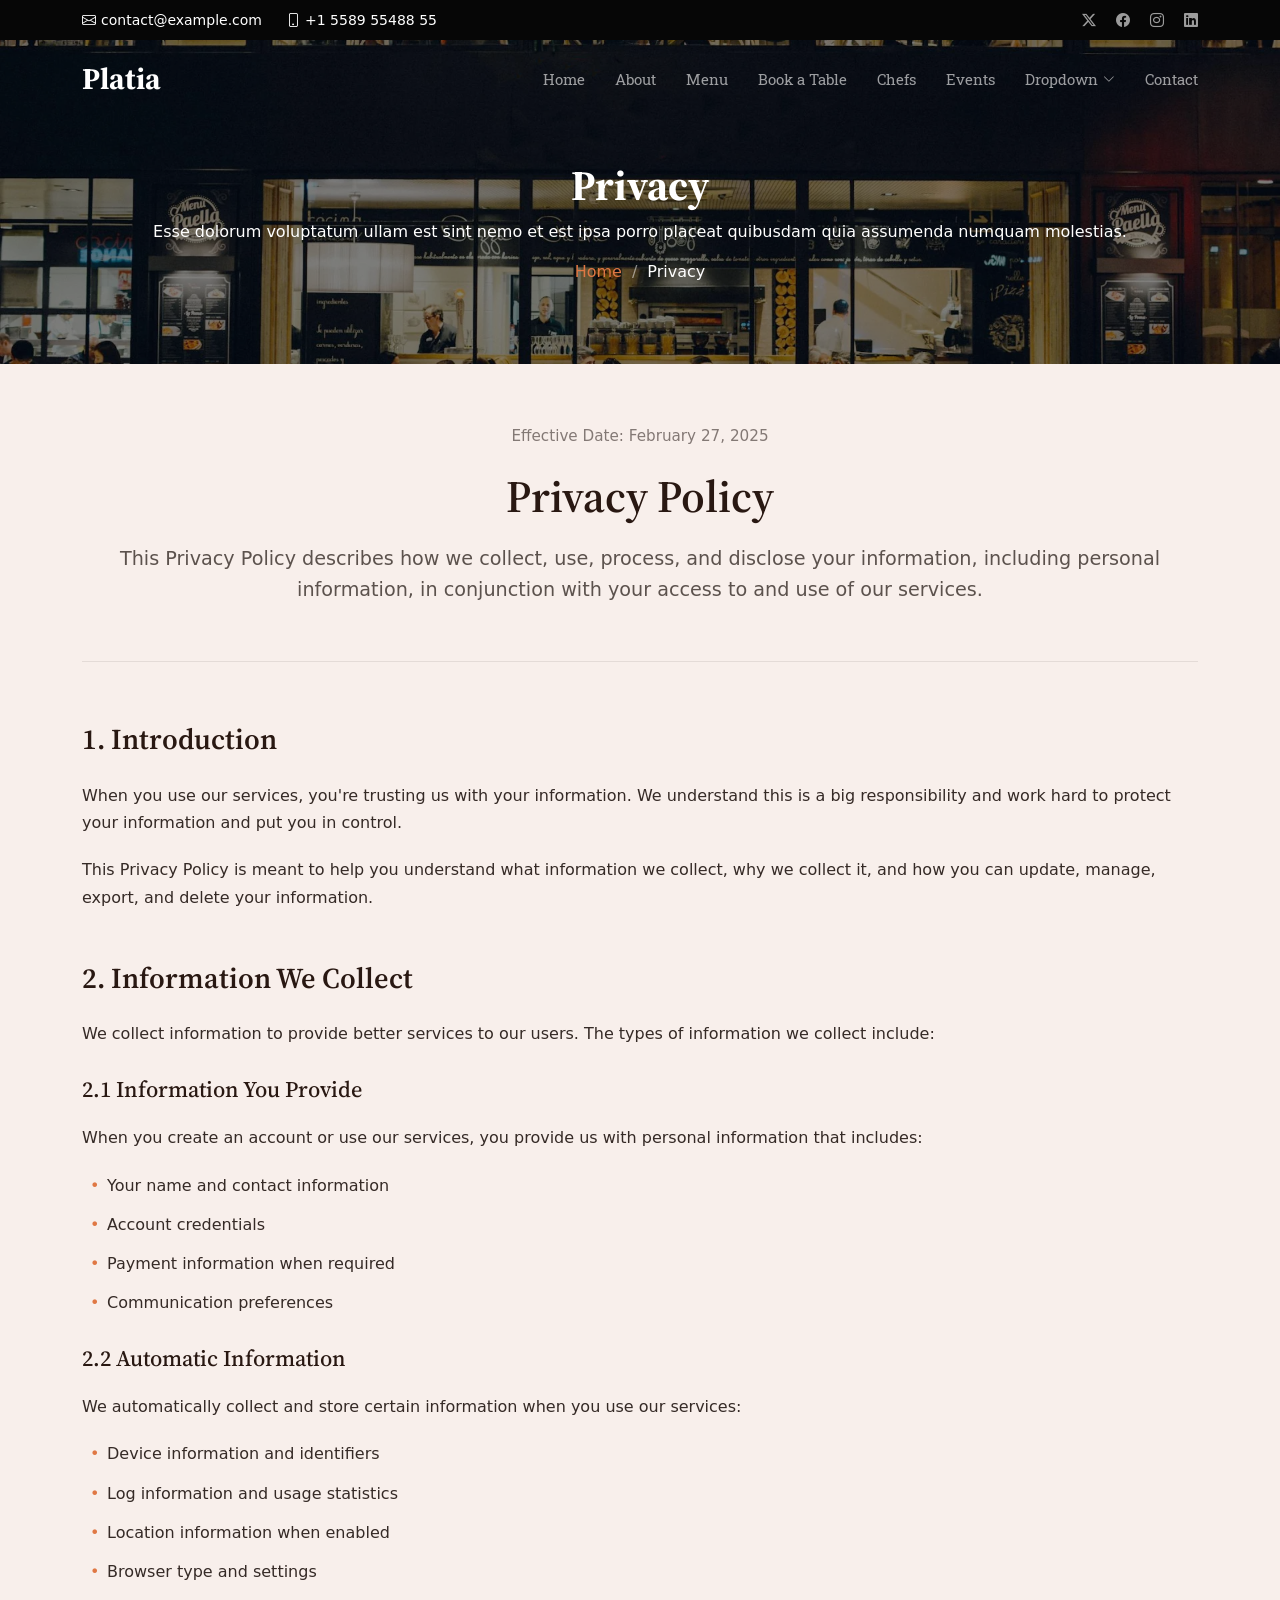
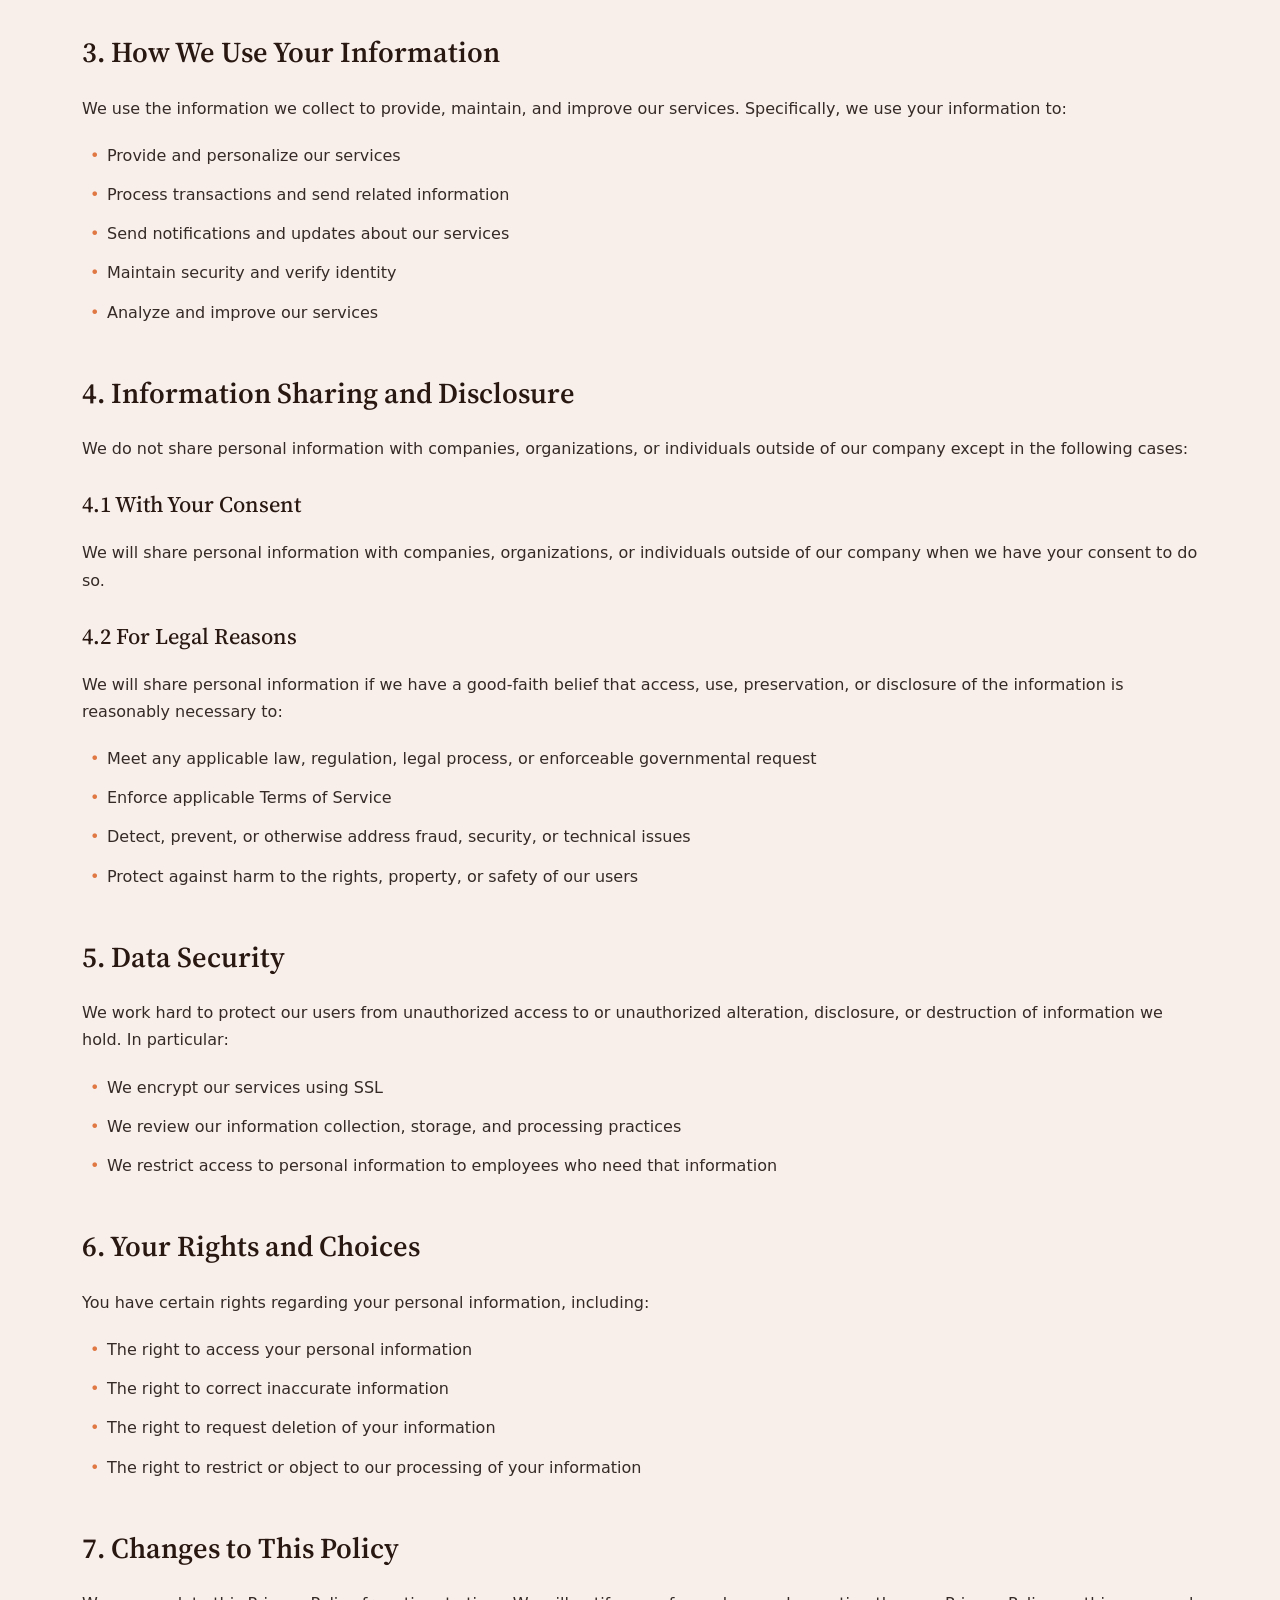
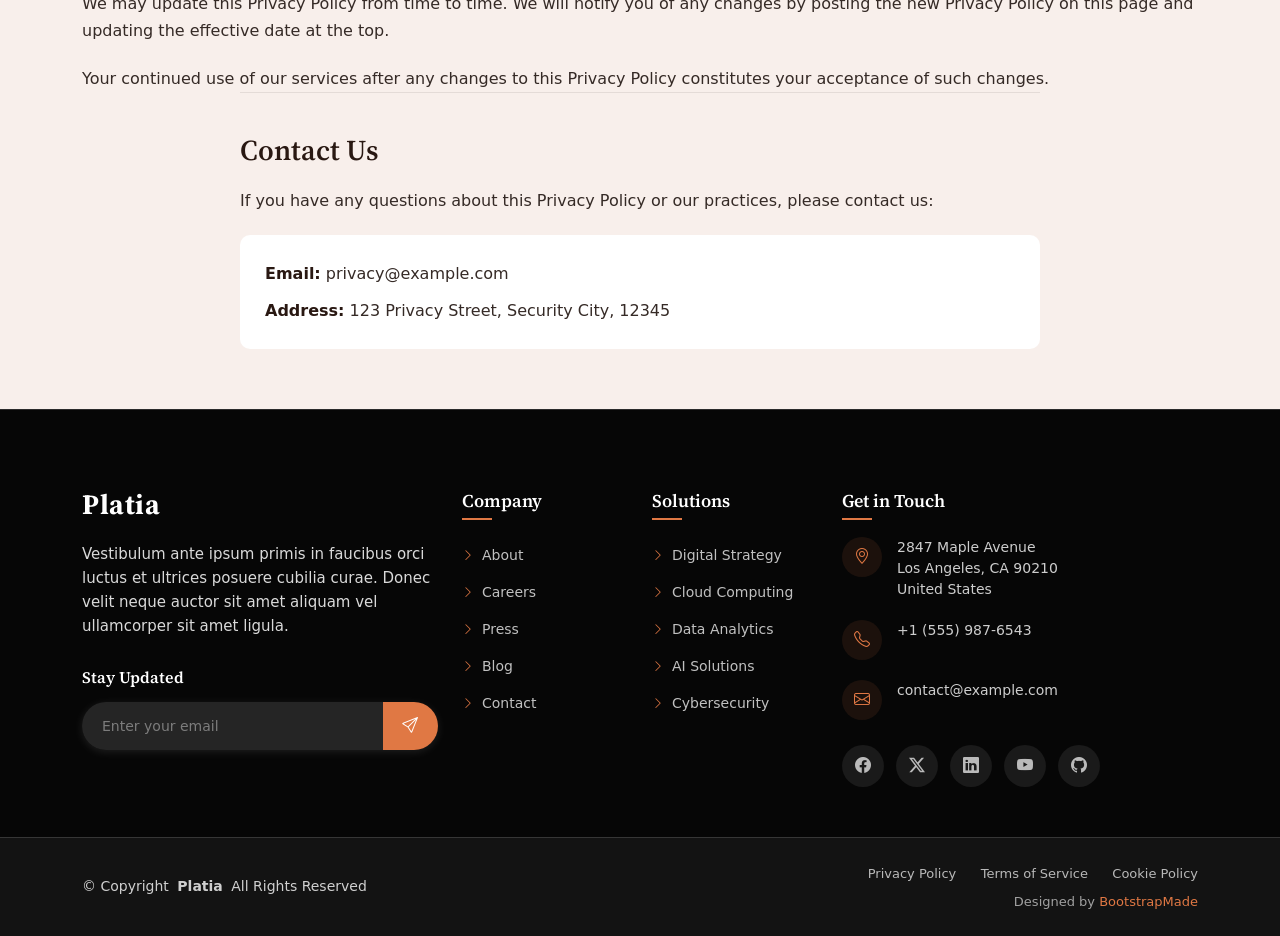
<file: privacy.html>
<!DOCTYPE html>
<html lang="en">

<head>
  <meta charset="utf-8">
  <meta content="width=device-width, initial-scale=1.0" name="viewport">
  <title>Privacy - Platia Bootstrap Template</title>
  <meta name="description" content="">
  <meta name="keywords" content="">

  <!-- Favicons -->
  <link href="assets/img/favicon.png" rel="icon">
  <link href="assets/img/apple-touch-icon.png" rel="apple-touch-icon">

  <!-- Fonts -->
  <link href="https://fonts.googleapis.com" rel="preconnect">
  <link href="https://fonts.gstatic.com" rel="preconnect" crossorigin>
  <link href="https://fonts.googleapis.com/css2?family=Roboto:ital,wght@0,100;0,300;0,400;0,500;0,700;0,900;1,100;1,300;1,400;1,500;1,700;1,900&family=Roboto+Slab:wght@100;200;300;400;500;600;700;800;900&family=Source+Serif+Pro:ital,wght@0,200;0,300;0,400;0,600;0,700;0,900;1,200;1,300;1,400;1,600;1,700;1,900&display=swap" rel="stylesheet">

  <!-- Vendor CSS Files -->
  <link href="assets/vendor/bootstrap/css/bootstrap.min.css" rel="stylesheet">
  <link href="assets/vendor/bootstrap-icons/bootstrap-icons.css" rel="stylesheet">
  <link href="assets/vendor/aos/aos.css" rel="stylesheet">
  <link href="assets/vendor/swiper/swiper-bundle.min.css" rel="stylesheet">
  <link href="assets/vendor/glightbox/css/glightbox.min.css" rel="stylesheet">

  <!-- Main CSS File -->
  <link href="assets/css/main.css" rel="stylesheet">

  <!-- =======================================================
  * Template Name: Platia
  * Template URL: https://bootstrapmade.com/platia-bootstrap-restaurant-template/
  * Updated: Aug 11 2025 with Bootstrap v5.3.7
  * Author: BootstrapMade.com
  * License: https://bootstrapmade.com/license/
  ======================================================== -->
</head>

<body class="privacy-page">

  <header id="header" class="header fixed-top">

    <div class="topbar d-flex align-items-center dark-background">
      <div class="container d-flex justify-content-center justify-content-md-between">
        <div class="contact-info d-flex align-items-center">
          <i class="bi bi-envelope d-flex align-items-center"><a href="mailto:contact@example.com">contact@example.com</a></i>
          <i class="bi bi-phone d-flex align-items-center ms-4"><span>+1 5589 55488 55</span></i>
        </div>
        <div class="social-links d-none d-md-flex align-items-center">
          <a href="#" class="twitter"><i class="bi bi-twitter-x"></i></a>
          <a href="#" class="facebook"><i class="bi bi-facebook"></i></a>
          <a href="#" class="instagram"><i class="bi bi-instagram"></i></a>
          <a href="#" class="linkedin"><i class="bi bi-linkedin"></i></a>
        </div>
      </div>
    </div><!-- End Top Bar -->

    <div class="branding d-flex align-items-cente">

      <div class="container position-relative d-flex align-items-center justify-content-between">
        <a href="index.html" class="logo d-flex align-items-center">
          <!-- Uncomment the line below if you also wish to use an image logo -->
          <!-- <img src="assets/img/logo.webp" alt=""> -->
          <h1 class="sitename">Platia</h1>
        </a>

        <nav id="navmenu" class="navmenu">
          <ul>
            <li><a href="#hero">Home</a></li>
            <li><a href="#about">About</a></li>
            <li><a href="#menu">Menu</a></li>
            <li><a href="#book-a-table">Book a Table</a></li>
            <li><a href="#chefs">Chefs</a></li>
            <li><a href="#events">Events</a></li>
            <li class="dropdown"><a href="#"><span>Dropdown</span> <i class="bi bi-chevron-down toggle-dropdown"></i></a>
              <ul>
                <li><a href="#">Dropdown 1</a></li>
                <li class="dropdown"><a href="#"><span>Deep Dropdown</span> <i class="bi bi-chevron-down toggle-dropdown"></i></a>
                  <ul>
                    <li><a href="#">Deep Dropdown 1</a></li>
                    <li><a href="#">Deep Dropdown 2</a></li>
                    <li><a href="#">Deep Dropdown 3</a></li>
                    <li><a href="#">Deep Dropdown 4</a></li>
                    <li><a href="#">Deep Dropdown 5</a></li>
                  </ul>
                </li>
                <li><a href="#">Dropdown 2</a></li>
                <li><a href="#">Dropdown 3</a></li>
                <li><a href="#">Dropdown 4</a></li>
              </ul>
            </li>
            <li><a href="#contact">Contact</a></li>
          </ul>
          <i class="mobile-nav-toggle d-xl-none bi bi-list"></i>
        </nav>

      </div>

    </div>

  </header>

  <main class="main">

    <!-- Page Title -->
    <div class="page-title dark-background" data-aos="fade" style="background-image: url(assets/img/restaurant/showcase-3.webp);">
      <div class="container position-relative">
        <h1>Privacy</h1>
        <p>Esse dolorum voluptatum ullam est sint nemo et est ipsa porro placeat quibusdam quia assumenda numquam molestias.</p>
        <nav class="breadcrumbs">
          <ol>
            <li><a href="index.html">Home</a></li>
            <li class="current">Privacy</li>
          </ol>
        </nav>
      </div>
    </div><!-- End Page Title -->

    <!-- Privacy Section -->
    <section id="privacy" class="privacy section">

      <div class="container" data-aos="fade-up">
        <!-- Header -->
        <div class="privacy-header" data-aos="fade-up">
          <div class="header-content">
            <div class="last-updated">Effective Date: February 27, 2025</div>
            <h1>Privacy Policy</h1>
            <p class="intro-text">This Privacy Policy describes how we collect, use, process, and disclose your information, including personal information, in conjunction with your access to and use of our services.</p>
          </div>
        </div>

        <!-- Main Content -->
        <div class="privacy-content" data-aos="fade-up">
          <!-- Introduction -->
          <div class="content-section">
            <h2>1. Introduction</h2>
            <p>When you use our services, you're trusting us with your information. We understand this is a big responsibility and work hard to protect your information and put you in control.</p>
            <p>This Privacy Policy is meant to help you understand what information we collect, why we collect it, and how you can update, manage, export, and delete your information.</p>
          </div>

          <!-- Information Collection -->
          <div class="content-section">
            <h2>2. Information We Collect</h2>
            <p>We collect information to provide better services to our users. The types of information we collect include:</p>

            <h3>2.1 Information You Provide</h3>
            <p>When you create an account or use our services, you provide us with personal information that includes:</p>
            <ul>
              <li>Your name and contact information</li>
              <li>Account credentials</li>
              <li>Payment information when required</li>
              <li>Communication preferences</li>
            </ul>

            <h3>2.2 Automatic Information</h3>
            <p>We automatically collect and store certain information when you use our services:</p>
            <ul>
              <li>Device information and identifiers</li>
              <li>Log information and usage statistics</li>
              <li>Location information when enabled</li>
              <li>Browser type and settings</li>
            </ul>
          </div>

          <!-- Use of Information -->
          <div class="content-section">
            <h2>3. How We Use Your Information</h2>
            <p>We use the information we collect to provide, maintain, and improve our services. Specifically, we use your information to:</p>
            <ul>
              <li>Provide and personalize our services</li>
              <li>Process transactions and send related information</li>
              <li>Send notifications and updates about our services</li>
              <li>Maintain security and verify identity</li>
              <li>Analyze and improve our services</li>
            </ul>
          </div>

          <!-- Information Sharing -->
          <div class="content-section">
            <h2>4. Information Sharing and Disclosure</h2>
            <p>We do not share personal information with companies, organizations, or individuals outside of our company except in the following cases:</p>

            <h3>4.1 With Your Consent</h3>
            <p>We will share personal information with companies, organizations, or individuals outside of our company when we have your consent to do so.</p>

            <h3>4.2 For Legal Reasons</h3>
            <p>We will share personal information if we have a good-faith belief that access, use, preservation, or disclosure of the information is reasonably necessary to:</p>
            <ul>
              <li>Meet any applicable law, regulation, legal process, or enforceable governmental request</li>
              <li>Enforce applicable Terms of Service</li>
              <li>Detect, prevent, or otherwise address fraud, security, or technical issues</li>
              <li>Protect against harm to the rights, property, or safety of our users</li>
            </ul>
          </div>

          <!-- Data Security -->
          <div class="content-section">
            <h2>5. Data Security</h2>
            <p>We work hard to protect our users from unauthorized access to or unauthorized alteration, disclosure, or destruction of information we hold. In particular:</p>
            <ul>
              <li>We encrypt our services using SSL</li>
              <li>We review our information collection, storage, and processing practices</li>
              <li>We restrict access to personal information to employees who need that information</li>
            </ul>
          </div>

          <!-- Your Rights -->
          <div class="content-section">
            <h2>6. Your Rights and Choices</h2>
            <p>You have certain rights regarding your personal information, including:</p>
            <ul>
              <li>The right to access your personal information</li>
              <li>The right to correct inaccurate information</li>
              <li>The right to request deletion of your information</li>
              <li>The right to restrict or object to our processing of your information</li>
            </ul>
          </div>

          <!-- Policy Updates -->
          <div class="content-section">
            <h2>7. Changes to This Policy</h2>
            <p>We may update this Privacy Policy from time to time. We will notify you of any changes by posting the new Privacy Policy on this page and updating the effective date at the top.</p>
            <p>Your continued use of our services after any changes to this Privacy Policy constitutes your acceptance of such changes.</p>
          </div>
        </div>

        <!-- Contact Section -->
        <div class="privacy-contact" data-aos="fade-up">
          <h2>Contact Us</h2>
          <p>If you have any questions about this Privacy Policy or our practices, please contact us:</p>
          <div class="contact-details">
            <p><strong>Email:</strong> privacy@example.com</p>
            <p><strong>Address:</strong> 123 Privacy Street, Security City, 12345</p>
          </div>
        </div>

      </div>

    </section><!-- /Privacy Section -->

  </main>

  <footer id="footer" class="footer dark-background">

    <div class="container">
      <div class="row gy-5">

        <div class="col-lg-4">
          <div class="footer-content">
            <a href="index.html" class="logo d-flex align-items-center mb-4">
              <span class="sitename">Platia</span>
            </a>
            <p class="mb-4">Vestibulum ante ipsum primis in faucibus orci luctus et ultrices posuere cubilia curae. Donec velit neque auctor sit amet aliquam vel ullamcorper sit amet ligula.</p>

            <div class="newsletter-form">
              <h5>Stay Updated</h5>
              <form action="forms/newsletter.php" method="post" class="php-email-form">
                <div class="input-group">
                  <input type="email" name="email" class="form-control" placeholder="Enter your email" required="">
                  <button type="submit" class="btn-subscribe">
                    <i class="bi bi-send"></i>
                  </button>
                </div>
                <div class="loading">Loading</div>
                <div class="error-message"></div>
                <div class="sent-message">Thank you for subscribing!</div>
              </form>
            </div>
          </div>
        </div>

        <div class="col-lg-2 col-6">
          <div class="footer-links">
            <h4>Company</h4>
            <ul>
              <li><a href="#"><i class="bi bi-chevron-right"></i> About</a></li>
              <li><a href="#"><i class="bi bi-chevron-right"></i> Careers</a></li>
              <li><a href="#"><i class="bi bi-chevron-right"></i> Press</a></li>
              <li><a href="#"><i class="bi bi-chevron-right"></i> Blog</a></li>
              <li><a href="#"><i class="bi bi-chevron-right"></i> Contact</a></li>
            </ul>
          </div>
        </div>

        <div class="col-lg-2 col-6">
          <div class="footer-links">
            <h4>Solutions</h4>
            <ul>
              <li><a href="#"><i class="bi bi-chevron-right"></i> Digital Strategy</a></li>
              <li><a href="#"><i class="bi bi-chevron-right"></i> Cloud Computing</a></li>
              <li><a href="#"><i class="bi bi-chevron-right"></i> Data Analytics</a></li>
              <li><a href="#"><i class="bi bi-chevron-right"></i> AI Solutions</a></li>
              <li><a href="#"><i class="bi bi-chevron-right"></i> Cybersecurity</a></li>
            </ul>
          </div>
        </div>

        <div class="col-lg-4">
          <div class="footer-contact">
            <h4>Get in Touch</h4>
            <div class="contact-item">
              <div class="contact-icon">
                <i class="bi bi-geo-alt"></i>
              </div>
              <div class="contact-info">
                <p>2847 Maple Avenue<br>Los Angeles, CA 90210<br>United States</p>
              </div>
            </div>

            <div class="contact-item">
              <div class="contact-icon">
                <i class="bi bi-telephone"></i>
              </div>
              <div class="contact-info">
                <p>+1 (555) 987-6543</p>
              </div>
            </div>

            <div class="contact-item">
              <div class="contact-icon">
                <i class="bi bi-envelope"></i>
              </div>
              <div class="contact-info">
                <p>contact@example.com</p>
              </div>
            </div>

            <div class="social-links">
              <a href="#"><i class="bi bi-facebook"></i></a>
              <a href="#"><i class="bi bi-twitter-x"></i></a>
              <a href="#"><i class="bi bi-linkedin"></i></a>
              <a href="#"><i class="bi bi-youtube"></i></a>
              <a href="#"><i class="bi bi-github"></i></a>
            </div>
          </div>
        </div>

      </div>
    </div>

    <div class="footer-bottom">
      <div class="container">
        <div class="row align-items-center">
          <div class="col-lg-6">
            <div class="copyright">
              <p>© <span>Copyright</span> <strong class="px-1 sitename">Platia</strong> <span>All Rights Reserved</span></p>
            </div>
          </div>
          <div class="col-lg-6">
            <div class="footer-bottom-links">
              <a href="#">Privacy Policy</a>
              <a href="#">Terms of Service</a>
              <a href="#">Cookie Policy</a>
            </div>
            <div class="credits">
              <!-- All the links in the footer should remain intact. -->
              <!-- You can delete the links only if you've purchased the pro version. -->
              <!-- Licensing information: https://bootstrapmade.com/license/ -->
              <!-- Purchase the pro version with working PHP/AJAX contact form: [buy-url] -->
              Designed by <a href="https://bootstrapmade.com/">BootstrapMade</a>
            </div>
          </div>
        </div>
      </div>
    </div>

  </footer>

  <!-- Scroll Top -->
  <a href="#" id="scroll-top" class="scroll-top d-flex align-items-center justify-content-center"><i class="bi bi-arrow-up-short"></i></a>

  <!-- Preloader -->
  <div id="preloader"></div>

  <!-- Vendor JS Files -->
  <script src="assets/vendor/bootstrap/js/bootstrap.bundle.min.js"></script>
  <script src="assets/vendor/php-email-form/validate.js"></script>
  <script src="assets/vendor/aos/aos.js"></script>
  <script src="assets/vendor/imagesloaded/imagesloaded.pkgd.min.js"></script>
  <script src="assets/vendor/isotope-layout/isotope.pkgd.min.js"></script>
  <script src="assets/vendor/swiper/swiper-bundle.min.js"></script>
  <script src="assets/vendor/glightbox/js/glightbox.min.js"></script>

  <!-- Main JS File -->
  <script src="assets/js/main.js"></script>

</body>

</html>
</file>
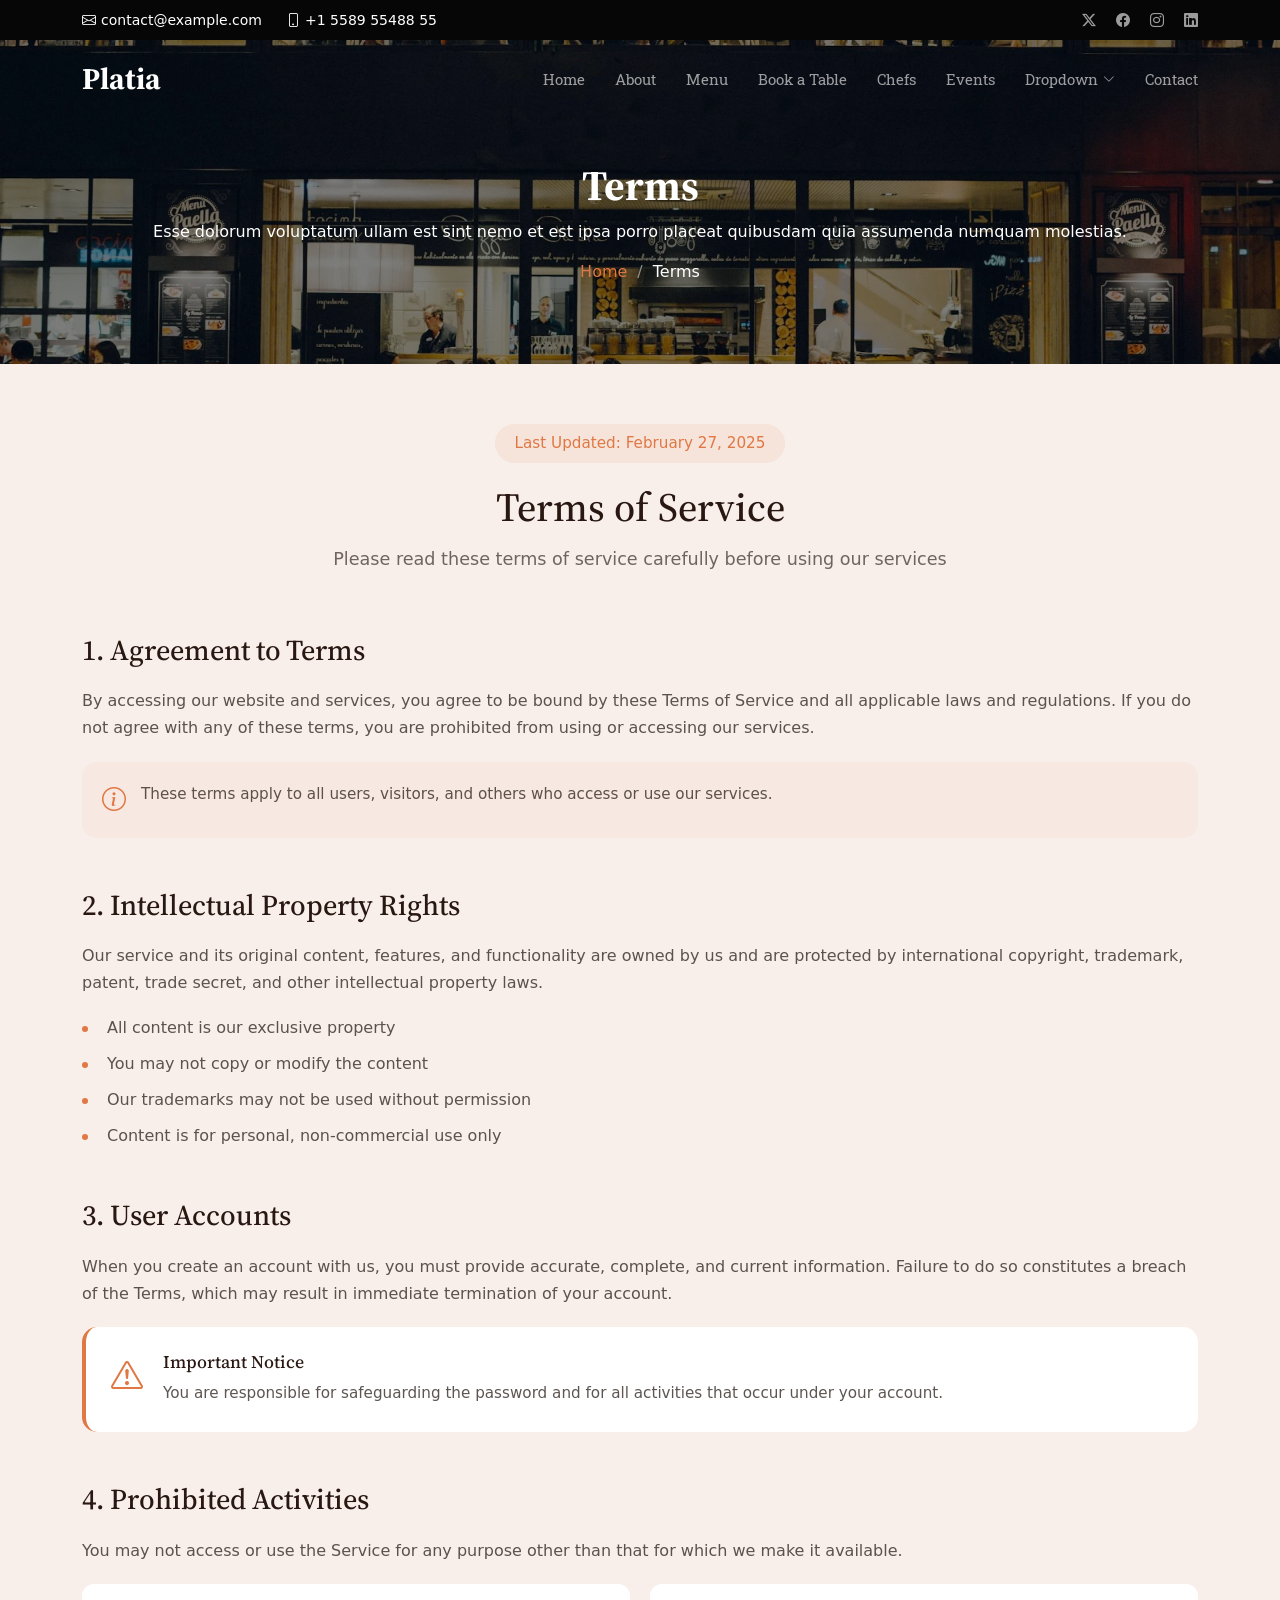
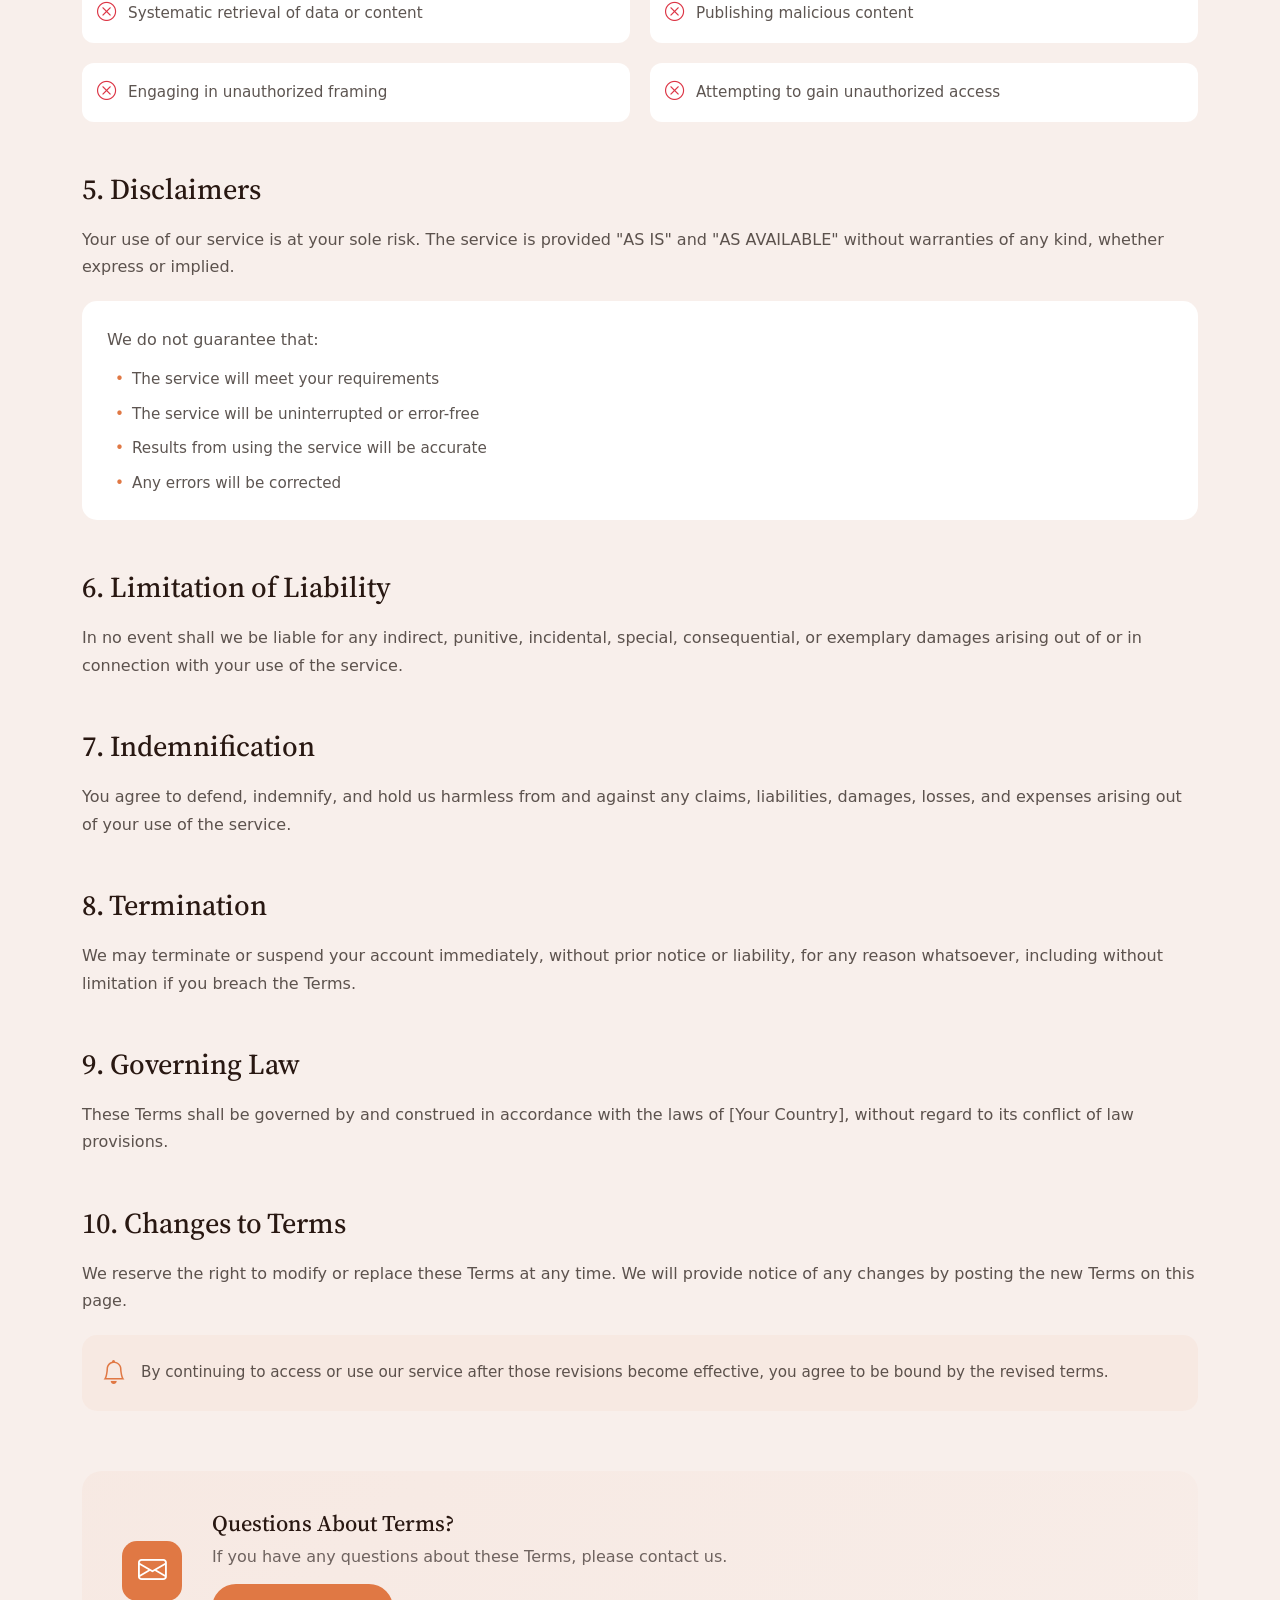
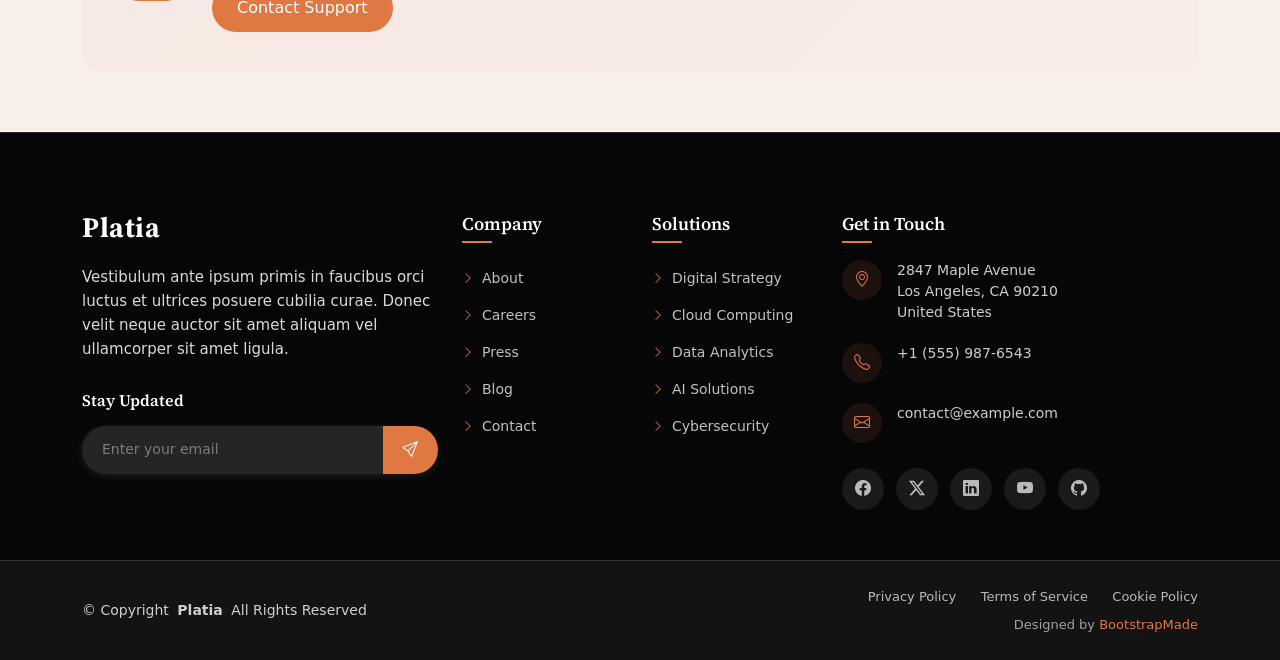
<file: terms.html>
<!DOCTYPE html>
<html lang="en">

<head>
  <meta charset="utf-8">
  <meta content="width=device-width, initial-scale=1.0" name="viewport">
  <title>Terms - Platia Bootstrap Template</title>
  <meta name="description" content="">
  <meta name="keywords" content="">

  <!-- Favicons -->
  <link href="assets/img/favicon.png" rel="icon">
  <link href="assets/img/apple-touch-icon.png" rel="apple-touch-icon">

  <!-- Fonts -->
  <link href="https://fonts.googleapis.com" rel="preconnect">
  <link href="https://fonts.gstatic.com" rel="preconnect" crossorigin>
  <link href="https://fonts.googleapis.com/css2?family=Roboto:ital,wght@0,100;0,300;0,400;0,500;0,700;0,900;1,100;1,300;1,400;1,500;1,700;1,900&family=Roboto+Slab:wght@100;200;300;400;500;600;700;800;900&family=Source+Serif+Pro:ital,wght@0,200;0,300;0,400;0,600;0,700;0,900;1,200;1,300;1,400;1,600;1,700;1,900&display=swap" rel="stylesheet">

  <!-- Vendor CSS Files -->
  <link href="assets/vendor/bootstrap/css/bootstrap.min.css" rel="stylesheet">
  <link href="assets/vendor/bootstrap-icons/bootstrap-icons.css" rel="stylesheet">
  <link href="assets/vendor/aos/aos.css" rel="stylesheet">
  <link href="assets/vendor/swiper/swiper-bundle.min.css" rel="stylesheet">
  <link href="assets/vendor/glightbox/css/glightbox.min.css" rel="stylesheet">

  <!-- Main CSS File -->
  <link href="assets/css/main.css" rel="stylesheet">

  <!-- =======================================================
  * Template Name: Platia
  * Template URL: https://bootstrapmade.com/platia-bootstrap-restaurant-template/
  * Updated: Aug 11 2025 with Bootstrap v5.3.7
  * Author: BootstrapMade.com
  * License: https://bootstrapmade.com/license/
  ======================================================== -->
</head>

<body class="terms-page">

  <header id="header" class="header fixed-top">

    <div class="topbar d-flex align-items-center dark-background">
      <div class="container d-flex justify-content-center justify-content-md-between">
        <div class="contact-info d-flex align-items-center">
          <i class="bi bi-envelope d-flex align-items-center"><a href="mailto:contact@example.com">contact@example.com</a></i>
          <i class="bi bi-phone d-flex align-items-center ms-4"><span>+1 5589 55488 55</span></i>
        </div>
        <div class="social-links d-none d-md-flex align-items-center">
          <a href="#" class="twitter"><i class="bi bi-twitter-x"></i></a>
          <a href="#" class="facebook"><i class="bi bi-facebook"></i></a>
          <a href="#" class="instagram"><i class="bi bi-instagram"></i></a>
          <a href="#" class="linkedin"><i class="bi bi-linkedin"></i></a>
        </div>
      </div>
    </div><!-- End Top Bar -->

    <div class="branding d-flex align-items-cente">

      <div class="container position-relative d-flex align-items-center justify-content-between">
        <a href="index.html" class="logo d-flex align-items-center">
          <!-- Uncomment the line below if you also wish to use an image logo -->
          <!-- <img src="assets/img/logo.webp" alt=""> -->
          <h1 class="sitename">Platia</h1>
        </a>

        <nav id="navmenu" class="navmenu">
          <ul>
            <li><a href="#hero">Home</a></li>
            <li><a href="#about">About</a></li>
            <li><a href="#menu">Menu</a></li>
            <li><a href="#book-a-table">Book a Table</a></li>
            <li><a href="#chefs">Chefs</a></li>
            <li><a href="#events">Events</a></li>
            <li class="dropdown"><a href="#"><span>Dropdown</span> <i class="bi bi-chevron-down toggle-dropdown"></i></a>
              <ul>
                <li><a href="#">Dropdown 1</a></li>
                <li class="dropdown"><a href="#"><span>Deep Dropdown</span> <i class="bi bi-chevron-down toggle-dropdown"></i></a>
                  <ul>
                    <li><a href="#">Deep Dropdown 1</a></li>
                    <li><a href="#">Deep Dropdown 2</a></li>
                    <li><a href="#">Deep Dropdown 3</a></li>
                    <li><a href="#">Deep Dropdown 4</a></li>
                    <li><a href="#">Deep Dropdown 5</a></li>
                  </ul>
                </li>
                <li><a href="#">Dropdown 2</a></li>
                <li><a href="#">Dropdown 3</a></li>
                <li><a href="#">Dropdown 4</a></li>
              </ul>
            </li>
            <li><a href="#contact">Contact</a></li>
          </ul>
          <i class="mobile-nav-toggle d-xl-none bi bi-list"></i>
        </nav>

      </div>

    </div>

  </header>

  <main class="main">

    <!-- Page Title -->
    <div class="page-title dark-background" data-aos="fade" style="background-image: url(assets/img/restaurant/showcase-3.webp);">
      <div class="container position-relative">
        <h1>Terms</h1>
        <p>Esse dolorum voluptatum ullam est sint nemo et est ipsa porro placeat quibusdam quia assumenda numquam molestias.</p>
        <nav class="breadcrumbs">
          <ol>
            <li><a href="index.html">Home</a></li>
            <li class="current">Terms</li>
          </ol>
        </nav>
      </div>
    </div><!-- End Page Title -->

    <!-- Terms Of Service Section -->
    <section id="terms-of-service" class="terms-of-service section">

      <div class="container" data-aos="fade-up">
        <!-- Page Header -->
        <div class="tos-header text-center" data-aos="fade-up">
          <span class="last-updated">Last Updated: February 27, 2025</span>
          <h2>Terms of Service</h2>
          <p>Please read these terms of service carefully before using our services</p>
        </div>

        <!-- Content -->
        <div class="tos-content" data-aos="fade-up" data-aos-delay="200">
          <!-- Agreement Section -->
          <div id="agreement" class="content-section">
            <h3>1. Agreement to Terms</h3>
            <p>By accessing our website and services, you agree to be bound by these Terms of Service and all applicable laws and regulations. If you do not agree with any of these terms, you are prohibited from using or accessing our services.</p>
            <div class="info-box">
              <i class="bi bi-info-circle"></i>
              <p>These terms apply to all users, visitors, and others who access or use our services.</p>
            </div>
          </div>

          <!-- Intellectual Property -->
          <div id="intellectual-property" class="content-section">
            <h3>2. Intellectual Property Rights</h3>
            <p>Our service and its original content, features, and functionality are owned by us and are protected by international copyright, trademark, patent, trade secret, and other intellectual property laws.</p>
            <ul class="list-items">
              <li>All content is our exclusive property</li>
              <li>You may not copy or modify the content</li>
              <li>Our trademarks may not be used without permission</li>
              <li>Content is for personal, non-commercial use only</li>
            </ul>
          </div>

          <!-- User Accounts -->
          <div id="user-accounts" class="content-section">
            <h3>3. User Accounts</h3>
            <p>When you create an account with us, you must provide accurate, complete, and current information. Failure to do so constitutes a breach of the Terms, which may result in immediate termination of your account.</p>
            <div class="alert-box">
              <i class="bi bi-exclamation-triangle"></i>
              <div class="alert-content">
                <h5>Important Notice</h5>
                <p>You are responsible for safeguarding the password and for all activities that occur under your account.</p>
              </div>
            </div>
          </div>

          <!-- Prohibited Activities -->
          <div id="prohibited" class="content-section">
            <h3>4. Prohibited Activities</h3>
            <p>You may not access or use the Service for any purpose other than that for which we make it available.</p>
            <div class="prohibited-list">
              <div class="prohibited-item">
                <i class="bi bi-x-circle"></i>
                <span>Systematic retrieval of data or content</span>
              </div>
              <div class="prohibited-item">
                <i class="bi bi-x-circle"></i>
                <span>Publishing malicious content</span>
              </div>
              <div class="prohibited-item">
                <i class="bi bi-x-circle"></i>
                <span>Engaging in unauthorized framing</span>
              </div>
              <div class="prohibited-item">
                <i class="bi bi-x-circle"></i>
                <span>Attempting to gain unauthorized access</span>
              </div>
            </div>
          </div>

          <!-- Disclaimers -->
          <div id="disclaimer" class="content-section">
            <h3>5. Disclaimers</h3>
            <p>Your use of our service is at your sole risk. The service is provided "AS IS" and "AS AVAILABLE" without warranties of any kind, whether express or implied.</p>
            <div class="disclaimer-box">
              <p>We do not guarantee that:</p>
              <ul>
                <li>The service will meet your requirements</li>
                <li>The service will be uninterrupted or error-free</li>
                <li>Results from using the service will be accurate</li>
                <li>Any errors will be corrected</li>
              </ul>
            </div>
          </div>

          <!-- Limitation of Liability -->
          <div id="limitation" class="content-section">
            <h3>6. Limitation of Liability</h3>
            <p>In no event shall we be liable for any indirect, punitive, incidental, special, consequential, or exemplary damages arising out of or in connection with your use of the service.</p>
          </div>

          <!-- Indemnification -->
          <div id="indemnification" class="content-section">
            <h3>7. Indemnification</h3>
            <p>You agree to defend, indemnify, and hold us harmless from and against any claims, liabilities, damages, losses, and expenses arising out of your use of the service.</p>
          </div>

          <!-- Termination -->
          <div id="termination" class="content-section">
            <h3>8. Termination</h3>
            <p>We may terminate or suspend your account immediately, without prior notice or liability, for any reason whatsoever, including without limitation if you breach the Terms.</p>
          </div>

          <!-- Governing Law -->
          <div id="governing-law" class="content-section">
            <h3>9. Governing Law</h3>
            <p>These Terms shall be governed by and construed in accordance with the laws of [Your Country], without regard to its conflict of law provisions.</p>
          </div>

          <!-- Changes -->
          <div id="changes" class="content-section">
            <h3>10. Changes to Terms</h3>
            <p>We reserve the right to modify or replace these Terms at any time. We will provide notice of any changes by posting the new Terms on this page.</p>
            <div class="notice-box">
              <i class="bi bi-bell"></i>
              <p>By continuing to access or use our service after those revisions become effective, you agree to be bound by the revised terms.</p>
            </div>
          </div>
        </div>

        <!-- Contact Section -->
        <div class="tos-contact" data-aos="fade-up" data-aos-delay="300">
          <div class="contact-box">
            <div class="contact-icon">
              <i class="bi bi-envelope"></i>
            </div>
            <div class="contact-content">
              <h4>Questions About Terms?</h4>
              <p>If you have any questions about these Terms, please contact us.</p>
              <a href="#" class="contact-link">Contact Support</a>
            </div>
          </div>
        </div>
      </div>

    </section><!-- /Terms Of Service Section -->

  </main>

  <footer id="footer" class="footer dark-background">

    <div class="container">
      <div class="row gy-5">

        <div class="col-lg-4">
          <div class="footer-content">
            <a href="index.html" class="logo d-flex align-items-center mb-4">
              <span class="sitename">Platia</span>
            </a>
            <p class="mb-4">Vestibulum ante ipsum primis in faucibus orci luctus et ultrices posuere cubilia curae. Donec velit neque auctor sit amet aliquam vel ullamcorper sit amet ligula.</p>

            <div class="newsletter-form">
              <h5>Stay Updated</h5>
              <form action="forms/newsletter.php" method="post" class="php-email-form">
                <div class="input-group">
                  <input type="email" name="email" class="form-control" placeholder="Enter your email" required="">
                  <button type="submit" class="btn-subscribe">
                    <i class="bi bi-send"></i>
                  </button>
                </div>
                <div class="loading">Loading</div>
                <div class="error-message"></div>
                <div class="sent-message">Thank you for subscribing!</div>
              </form>
            </div>
          </div>
        </div>

        <div class="col-lg-2 col-6">
          <div class="footer-links">
            <h4>Company</h4>
            <ul>
              <li><a href="#"><i class="bi bi-chevron-right"></i> About</a></li>
              <li><a href="#"><i class="bi bi-chevron-right"></i> Careers</a></li>
              <li><a href="#"><i class="bi bi-chevron-right"></i> Press</a></li>
              <li><a href="#"><i class="bi bi-chevron-right"></i> Blog</a></li>
              <li><a href="#"><i class="bi bi-chevron-right"></i> Contact</a></li>
            </ul>
          </div>
        </div>

        <div class="col-lg-2 col-6">
          <div class="footer-links">
            <h4>Solutions</h4>
            <ul>
              <li><a href="#"><i class="bi bi-chevron-right"></i> Digital Strategy</a></li>
              <li><a href="#"><i class="bi bi-chevron-right"></i> Cloud Computing</a></li>
              <li><a href="#"><i class="bi bi-chevron-right"></i> Data Analytics</a></li>
              <li><a href="#"><i class="bi bi-chevron-right"></i> AI Solutions</a></li>
              <li><a href="#"><i class="bi bi-chevron-right"></i> Cybersecurity</a></li>
            </ul>
          </div>
        </div>

        <div class="col-lg-4">
          <div class="footer-contact">
            <h4>Get in Touch</h4>
            <div class="contact-item">
              <div class="contact-icon">
                <i class="bi bi-geo-alt"></i>
              </div>
              <div class="contact-info">
                <p>2847 Maple Avenue<br>Los Angeles, CA 90210<br>United States</p>
              </div>
            </div>

            <div class="contact-item">
              <div class="contact-icon">
                <i class="bi bi-telephone"></i>
              </div>
              <div class="contact-info">
                <p>+1 (555) 987-6543</p>
              </div>
            </div>

            <div class="contact-item">
              <div class="contact-icon">
                <i class="bi bi-envelope"></i>
              </div>
              <div class="contact-info">
                <p>contact@example.com</p>
              </div>
            </div>

            <div class="social-links">
              <a href="#"><i class="bi bi-facebook"></i></a>
              <a href="#"><i class="bi bi-twitter-x"></i></a>
              <a href="#"><i class="bi bi-linkedin"></i></a>
              <a href="#"><i class="bi bi-youtube"></i></a>
              <a href="#"><i class="bi bi-github"></i></a>
            </div>
          </div>
        </div>

      </div>
    </div>

    <div class="footer-bottom">
      <div class="container">
        <div class="row align-items-center">
          <div class="col-lg-6">
            <div class="copyright">
              <p>© <span>Copyright</span> <strong class="px-1 sitename">Platia</strong> <span>All Rights Reserved</span></p>
            </div>
          </div>
          <div class="col-lg-6">
            <div class="footer-bottom-links">
              <a href="#">Privacy Policy</a>
              <a href="#">Terms of Service</a>
              <a href="#">Cookie Policy</a>
            </div>
            <div class="credits">
              <!-- All the links in the footer should remain intact. -->
              <!-- You can delete the links only if you've purchased the pro version. -->
              <!-- Licensing information: https://bootstrapmade.com/license/ -->
              <!-- Purchase the pro version with working PHP/AJAX contact form: [buy-url] -->
              Designed by <a href="https://bootstrapmade.com/">BootstrapMade</a>
            </div>
          </div>
        </div>
      </div>
    </div>

  </footer>

  <!-- Scroll Top -->
  <a href="#" id="scroll-top" class="scroll-top d-flex align-items-center justify-content-center"><i class="bi bi-arrow-up-short"></i></a>

  <!-- Preloader -->
  <div id="preloader"></div>

  <!-- Vendor JS Files -->
  <script src="assets/vendor/bootstrap/js/bootstrap.bundle.min.js"></script>
  <script src="assets/vendor/php-email-form/validate.js"></script>
  <script src="assets/vendor/aos/aos.js"></script>
  <script src="assets/vendor/imagesloaded/imagesloaded.pkgd.min.js"></script>
  <script src="assets/vendor/isotope-layout/isotope.pkgd.min.js"></script>
  <script src="assets/vendor/swiper/swiper-bundle.min.js"></script>
  <script src="assets/vendor/glightbox/js/glightbox.min.js"></script>

  <!-- Main JS File -->
  <script src="assets/js/main.js"></script>

</body>

</html>
</file>
<file: assets/css/main.css>
/**
* Template Name: Platia
* Template URL: https://bootstrapmade.com/platia-bootstrap-restaurant-template/
* Updated: Aug 11 2025 with Bootstrap v5.3.7
* Author: BootstrapMade.com
* License: https://bootstrapmade.com/license/
*/

@charset "UTF-8";

/*--------------------------------------------------------------
# Font & Color Variables
# Help: https://bootstrapmade.com/color-system/
--------------------------------------------------------------*/
/* Fonts */
:root {
  --default-font: "Roboto",  system-ui, -apple-system, "Segoe UI", Roboto, "Helvetica Neue", Arial, "Noto Sans", "Liberation Sans", sans-serif, "Apple Color Emoji", "Segoe UI Emoji", "Segoe UI Symbol", "Noto Color Emoji";
  --heading-font: "Source Serif Pro",  sans-serif;
  --nav-font: "Roboto Slab",  sans-serif;
}

/* Global Colors - The following color variables are used throughout the website. Updating them here will change the color scheme of the entire website */
:root { 
  --background-color: #f8efeb; /* Background color for the entire website, including individual sections */
  --default-color: #352a26; /* Default color used for the majority of the text content across the entire website */
  --heading-color: #291812; /* Color for headings, subheadings and title throughout the website */
  --accent-color: #e07844; /* Accent color that represents your brand on the website. It's used for buttons, links, and other elements that need to stand out */
  --surface-color: #ffffff; /* The surface color is used as a background of boxed elements within sections, such as cards, icon boxes, or other elements that require a visual separation from the global background. */
  --contrast-color: #ffffff; /* Contrast color for text, ensuring readability against backgrounds of accent, heading, or default colors. */
}

/* Nav Menu Colors - The following color variables are used specifically for the navigation menu. They are separate from the global colors to allow for more customization options */
:root {
  --nav-color: rgba(255, 255, 255, 0.6);  /* The default color of the main navmenu links */
  --nav-hover-color: #e07844; /* Applied to main navmenu links when they are hovered over or active */
  --nav-mobile-background-color: #ffffff; /* Used as the background color for mobile navigation menu */
  --nav-dropdown-background-color: #ffffff; /* Used as the background color for dropdown items that appear when hovering over primary navigation items */
  --nav-dropdown-color: #352a26; /* Used for navigation links of the dropdown items in the navigation menu. */
  --nav-dropdown-hover-color: #e07844; /* Similar to --nav-hover-color, this color is applied to dropdown navigation links when they are hovered over. */
}

/* Color Presets - These classes override global colors when applied to any section or element, providing reuse of the sam color scheme. */

.light-background {
  --background-color: #efe3de;
  --surface-color: #ffffff;
}

.dark-background {
  --background-color: #060606;
  --default-color: #ffffff;
  --heading-color: #ffffff;
  --surface-color: #252525;
  --contrast-color: #ffffff;
}

/* Smooth scroll */
:root {
  scroll-behavior: smooth;
}

/*--------------------------------------------------------------
# General Styling & Shared Classes
--------------------------------------------------------------*/
body {
  color: var(--default-color);
  background-color: var(--background-color);
}

a {
  color: var(--accent-color);
  text-decoration: none;
  transition: 0.3s;
}

a:hover {
  color: color-mix(in srgb, var(--accent-color), transparent 25%);
  text-decoration: none;
}

h1,
h2,
h3,
h4,
h5,
h6 {
  color: var(--heading-color);
  font-family: var(--heading-font);
}

/* PHP Email Form Messages
------------------------------*/
.php-email-form .error-message {
  display: none;
  background: #df1529;
  color: #ffffff;
  text-align: left;
  padding: 15px;
  margin-bottom: 24px;
  font-weight: 600;
}

.php-email-form .sent-message {
  display: none;
  color: #ffffff;
  background: #059652;
  text-align: center;
  padding: 15px;
  margin-bottom: 24px;
  font-weight: 600;
}

.php-email-form .loading {
  display: none;
  background: var(--surface-color);
  text-align: center;
  padding: 15px;
  margin-bottom: 24px;
}

.php-email-form .loading:before {
  content: "";
  display: inline-block;
  border-radius: 50%;
  width: 24px;
  height: 24px;
  margin: 0 10px -6px 0;
  border: 3px solid var(--accent-color);
  border-top-color: var(--surface-color);
  animation: php-email-form-loading 1s linear infinite;
}

@keyframes php-email-form-loading {
  0% {
    transform: rotate(0deg);
  }

  100% {
    transform: rotate(360deg);
  }
}

/*--------------------------------------------------------------
# Global Header
--------------------------------------------------------------*/
.header {
  --background-color: rgba(0, 0, 0, 0);
  --heading-color: #ffffff;
  color: var(--default-color);
  transition: all 0.5s;
  z-index: 997;
  background-color: var(--background-color);
}

.header .topbar {
  background-color: var(--background-color);
  height: 40px;
  padding: 0;
  font-size: 14px;
  transition: all 0.5s;
}

.header .topbar .contact-info i {
  font-style: normal;
  color: var(--contrast-color);
}

.header .topbar .contact-info i a,
.header .topbar .contact-info i span {
  padding-left: 5px;
  color: var(--contrast-color);
}

@media (max-width: 575px) {

  .header .topbar .contact-info i a,
  .header .topbar .contact-info i span {
    font-size: 13px;
  }
}

.header .topbar .contact-info i a {
  line-height: 0;
  transition: 0.3s;
}

.header .topbar .contact-info i a:hover {
  color: var(--contrast-color);
  text-decoration: underline;
}

.header .topbar .social-links a {
  color: color-mix(in srgb, var(--contrast-color), transparent 40%);
  line-height: 0;
  transition: 0.3s;
  margin-left: 20px;
}

.header .topbar .social-links a:hover {
  color: var(--contrast-color);
}

.header .branding {
  min-height: 60px;
  padding: 10px 0;
}

.header .logo {
  line-height: 1;
}

.header .logo img {
  max-height: 36px;
  margin-right: 8px;
}

.header .logo h1 {
  font-size: 30px;
  margin: 0;
  font-weight: 700;
  color: var(--heading-color);
}

.scrolled .header {
  box-shadow: 0px 0 18px rgba(0, 0, 0, 0.1);
}

.scrolled .header .topbar {
  height: 0;
  visibility: hidden;
  overflow: hidden;
}

/* Global Header on Scroll
------------------------------*/
.scrolled .header {
  --background-color: rgba(0, 0, 0, 0.9);
}

/*--------------------------------------------------------------
# Navigation Menu
--------------------------------------------------------------*/
/* Navmenu - Desktop */
@media (min-width: 1200px) {
  .navmenu {
    padding: 0;
  }

  .navmenu ul {
    margin: 0;
    padding: 0;
    display: flex;
    list-style: none;
    align-items: center;
  }

  .navmenu li {
    position: relative;
  }

  .navmenu a,
  .navmenu a:focus {
    color: var(--nav-color);
    padding: 18px 15px;
    font-size: 15px;
    font-family: var(--nav-font);
    font-weight: 400;
    display: flex;
    align-items: center;
    justify-content: space-between;
    white-space: nowrap;
    transition: 0.3s;
  }

  .navmenu a i,
  .navmenu a:focus i {
    font-size: 12px;
    line-height: 0;
    margin-left: 5px;
    transition: 0.3s;
  }

  .navmenu li:last-child a {
    padding-right: 0;
  }

  .navmenu li:hover>a,
  .navmenu .active,
  .navmenu .active:focus {
    color: var(--nav-hover-color);
  }

  .navmenu .dropdown ul {
    margin: 0;
    padding: 10px 0;
    background: var(--nav-dropdown-background-color);
    display: block;
    position: absolute;
    visibility: hidden;
    left: 14px;
    top: 130%;
    opacity: 0;
    transition: 0.3s;
    border-radius: 4px;
    z-index: 99;
    box-shadow: 0px 0px 30px rgba(0, 0, 0, 0.1);
  }

  .navmenu .dropdown ul li {
    min-width: 200px;
  }

  .navmenu .dropdown ul a {
    padding: 10px 20px;
    font-size: 15px;
    text-transform: none;
    color: var(--nav-dropdown-color);
  }

  .navmenu .dropdown ul a i {
    font-size: 12px;
  }

  .navmenu .dropdown ul a:hover,
  .navmenu .dropdown ul .active:hover,
  .navmenu .dropdown ul li:hover>a {
    color: var(--nav-dropdown-hover-color);
  }

  .navmenu .dropdown:hover>ul {
    opacity: 1;
    top: 100%;
    visibility: visible;
  }

  .navmenu .dropdown .dropdown ul {
    top: 0;
    left: -90%;
    visibility: hidden;
  }

  .navmenu .dropdown .dropdown:hover>ul {
    opacity: 1;
    top: 0;
    left: -100%;
    visibility: visible;
  }
}

/* Navmenu - Mobile */
@media (max-width: 1199px) {
  .mobile-nav-toggle {
    color: var(--nav-color);
    font-size: 28px;
    line-height: 0;
    margin-right: 10px;
    cursor: pointer;
    transition: color 0.3s;
  }

  .navmenu {
    padding: 0;
    z-index: 9997;
  }

  .navmenu ul {
    display: none;
    list-style: none;
    position: absolute;
    inset: 60px 20px 20px 20px;
    padding: 10px 0;
    margin: 0;
    border-radius: 6px;
    background-color: var(--nav-mobile-background-color);
    overflow-y: auto;
    transition: 0.3s;
    z-index: 9998;
    box-shadow: 0px 0px 30px rgba(0, 0, 0, 0.1);
  }

  .navmenu a,
  .navmenu a:focus {
    color: var(--nav-dropdown-color);
    padding: 10px 20px;
    font-family: var(--nav-font);
    font-size: 17px;
    font-weight: 500;
    display: flex;
    align-items: center;
    justify-content: space-between;
    white-space: nowrap;
    transition: 0.3s;
  }

  .navmenu a i,
  .navmenu a:focus i {
    font-size: 12px;
    line-height: 0;
    margin-left: 5px;
    width: 30px;
    height: 30px;
    display: flex;
    align-items: center;
    justify-content: center;
    border-radius: 50%;
    transition: 0.3s;
    background-color: color-mix(in srgb, var(--accent-color), transparent 90%);
  }

  .navmenu a i:hover,
  .navmenu a:focus i:hover {
    background-color: var(--accent-color);
    color: var(--contrast-color);
  }

  .navmenu a:hover,
  .navmenu .active,
  .navmenu .active:focus {
    color: var(--nav-dropdown-hover-color);
  }

  .navmenu .active i,
  .navmenu .active:focus i {
    background-color: var(--accent-color);
    color: var(--contrast-color);
    transform: rotate(180deg);
  }

  .navmenu .dropdown ul {
    position: static;
    display: none;
    z-index: 99;
    padding: 10px 0;
    margin: 10px 20px;
    background-color: var(--nav-dropdown-background-color);
    border: 1px solid color-mix(in srgb, var(--default-color), transparent 90%);
    box-shadow: none;
    transition: all 0.5s ease-in-out;
  }

  .navmenu .dropdown ul ul {
    background-color: rgba(33, 37, 41, 0.1);
  }

  .navmenu .dropdown>.dropdown-active {
    display: block;
    background-color: rgba(33, 37, 41, 0.03);
  }

  .mobile-nav-active {
    overflow: hidden;
  }

  .mobile-nav-active .mobile-nav-toggle {
    color: #fff;
    position: absolute;
    font-size: 32px;
    top: 15px;
    right: 15px;
    margin-right: 0;
    z-index: 9999;
  }

  .mobile-nav-active .navmenu {
    position: fixed;
    overflow: hidden;
    inset: 0;
    background: rgba(33, 37, 41, 0.8);
    transition: 0.3s;
  }

  .mobile-nav-active .navmenu>ul {
    display: block;
  }
}

/*--------------------------------------------------------------
# Global Footer
--------------------------------------------------------------*/
.footer {
  color: var(--default-color);
  background: var(--background-color);
  font-size: 14px;
  padding: 80px 0 0;
  position: relative;
  border-top: 1px solid color-mix(in srgb, var(--default-color), transparent 85%);
}

.footer .footer-content .logo {
  line-height: 1;
}

.footer .footer-content .logo span {
  color: var(--heading-color);
  font-size: 28px;
  font-weight: 700;
  letter-spacing: 0.5px;
  font-family: var(--heading-font);
}

.footer .footer-content p {
  font-size: 15px;
  line-height: 1.6;
  color: color-mix(in srgb, var(--default-color), transparent 15%);
}

.footer .newsletter-form {
  margin-top: 30px;
}

.footer .newsletter-form h5 {
  color: var(--heading-color);
  font-size: 16px;
  font-weight: 600;
  margin-bottom: 15px;
  font-family: var(--heading-font);
}

.footer .newsletter-form .input-group {
  position: relative;
  display: flex;
  border-radius: 50px;
  overflow: hidden;
  box-shadow: 0 2px 10px color-mix(in srgb, var(--default-color), transparent 90%);
}

.footer .newsletter-form input[type=email] {
  flex: 1;
  padding: 12px 20px;
  border: none;
  background-color: var(--surface-color);
  color: var(--default-color);
  font-size: 14px;
}

.footer .newsletter-form input[type=email]:focus {
  outline: none;
  box-shadow: none;
}

.footer .newsletter-form input[type=email]::placeholder {
  color: color-mix(in srgb, var(--default-color), transparent 60%);
}

.footer .newsletter-form .btn-subscribe {
  background-color: var(--accent-color);
  color: var(--contrast-color);
  border: none;
  padding: 12px 20px;
  cursor: pointer;
  transition: 0.3s;
}

.footer .newsletter-form .btn-subscribe:hover {
  background-color: color-mix(in srgb, var(--accent-color), black 10%);
}

.footer .newsletter-form .btn-subscribe i {
  font-size: 16px;
}

.footer .newsletter-form .loading,
.footer .newsletter-form .error-message,
.footer .newsletter-form .sent-message {
  font-size: 13px;
  margin-top: 8px;
}

.footer h4 {
  color: var(--heading-color);
  font-size: 18px;
  font-weight: 600;
  margin-bottom: 25px;
  position: relative;
  font-family: var(--heading-font);
}

.footer h4:after {
  content: "";
  position: absolute;
  left: 0;
  bottom: -8px;
  width: 30px;
  height: 2px;
  background-color: var(--accent-color);
}

.footer .footer-links ul {
  list-style: none;
  padding: 0;
  margin: 0;
}

.footer .footer-links ul li {
  padding: 8px 0;
  display: flex;
  align-items: center;
  transition: 0.3s;
}

.footer .footer-links ul li:hover {
  transform: translateX(5px);
}

.footer .footer-links ul a {
  color: color-mix(in srgb, var(--default-color), transparent 25%);
  text-decoration: none;
  display: flex;
  align-items: center;
  font-size: 14px;
  transition: 0.3s;
}

.footer .footer-links ul a:hover {
  color: var(--accent-color);
}

.footer .footer-links ul a i {
  margin-right: 8px;
  font-size: 12px;
  color: var(--accent-color);
}

.footer .footer-contact .contact-item {
  display: flex;
  align-items: flex-start;
  margin-bottom: 20px;
}

.footer .footer-contact .contact-item .contact-icon {
  width: 40px;
  height: 40px;
  background-color: color-mix(in srgb, var(--accent-color), transparent 90%);
  border-radius: 50%;
  display: flex;
  align-items: center;
  justify-content: center;
  margin-right: 15px;
  flex-shrink: 0;
}

.footer .footer-contact .contact-item .contact-icon i {
  color: var(--accent-color);
  font-size: 16px;
}

.footer .footer-contact .contact-item .contact-info p {
  margin: 0;
  color: color-mix(in srgb, var(--default-color), transparent 20%);
  font-size: 14px;
  line-height: 1.5;
}

.footer .social-links {
  display: flex;
  gap: 12px;
  margin-top: 25px;
}

.footer .social-links a {
  width: 42px;
  height: 42px;
  background-color: color-mix(in srgb, var(--default-color), transparent 92%);
  color: color-mix(in srgb, var(--default-color), transparent 30%);
  display: flex;
  align-items: center;
  justify-content: center;
  border-radius: 50%;
  transition: 0.3s;
  text-decoration: none;
}

.footer .social-links a:hover {
  background-color: var(--accent-color);
  color: var(--contrast-color);
  transform: translateY(-3px);
}

.footer .social-links a i {
  font-size: 16px;
}

.footer .footer-bottom {
  margin-top: 50px;
  padding: 25px 0;
  background-color: color-mix(in srgb, var(--default-color), transparent 95%);
  border-top: 1px solid color-mix(in srgb, var(--default-color), transparent 85%);
}

.footer .footer-bottom .copyright p {
  margin: 0;
  font-size: 14px;
  color: color-mix(in srgb, var(--default-color), transparent 20%);
}

@media (max-width: 991px) {
  .footer .footer-bottom .copyright p {
    text-align: center;
    margin-bottom: 15px;
  }
}

.footer .footer-bottom .footer-bottom-links {
  text-align: right;
  margin-bottom: 8px;
}

@media (max-width: 991px) {
  .footer .footer-bottom .footer-bottom-links {
    text-align: center;
    margin-bottom: 10px;
  }
}

.footer .footer-bottom .footer-bottom-links a {
  color: color-mix(in srgb, var(--default-color), transparent 30%);
  font-size: 13px;
  margin-left: 20px;
  text-decoration: none;
}

.footer .footer-bottom .footer-bottom-links a:first-child {
  margin-left: 0;
}

.footer .footer-bottom .footer-bottom-links a:hover {
  color: var(--accent-color);
}

@media (max-width: 991px) {
  .footer .footer-bottom .footer-bottom-links a {
    margin: 0 10px;
  }
}

.footer .footer-bottom .credits {
  text-align: right;
  font-size: 13px;
  color: color-mix(in srgb, var(--default-color), transparent 40%);
}

@media (max-width: 991px) {
  .footer .footer-bottom .credits {
    text-align: center;
  }
}

.footer .footer-bottom .credits a {
  color: var(--accent-color);
  text-decoration: none;
}

.footer .footer-bottom .credits a:hover {
  text-decoration: underline;
}

@media (max-width: 768px) {
  .footer {
    padding: 60px 0 0;
  }

  .footer .footer-content {
    text-align: center;
    margin-bottom: 40px;
  }

  .footer .footer-links,
  .footer .footer-contact {
    margin-bottom: 40px;
  }
}

input[type=text],
input[type=email],
textarea {
  color: var(--default-color);
  background-color: var(--surface-color);
  font-size: 14px;
  border-color: color-mix(in srgb, var(--default-color), transparent 80%);
}

input[type=text]:focus,
input[type=email]:focus,
textarea:focus {
  border-color: var(--accent-color);
}

input[type=text]::placeholder,
input[type=email]::placeholder,
textarea::placeholder {
  color: color-mix(in srgb, var(--default-color), transparent 70%);
}

/*--------------------------------------------------------------
# Preloader
--------------------------------------------------------------*/
#preloader {
  position: fixed;
  inset: 0;
  z-index: 999999;
  overflow: hidden;
  background: var(--background-color);
  transition: all 0.6s ease-out;
}

#preloader:before {
  content: "";
  position: fixed;
  top: calc(50% - 30px);
  left: calc(50% - 30px);
  border: 6px solid #ffffff;
  border-color: var(--accent-color) transparent var(--accent-color) transparent;
  border-radius: 50%;
  width: 60px;
  height: 60px;
  animation: animate-preloader 1.5s linear infinite;
}

@keyframes animate-preloader {
  0% {
    transform: rotate(0deg);
  }

  100% {
    transform: rotate(360deg);
  }
}

/*--------------------------------------------------------------
# Scroll Top Button
--------------------------------------------------------------*/
.scroll-top {
  position: fixed;
  visibility: hidden;
  opacity: 0;
  right: 15px;
  bottom: -15px;
  z-index: 99999;
  background-color: var(--accent-color);
  width: 44px;
  height: 44px;
  border-radius: 50px;
  transition: all 0.4s;
}

.scroll-top i {
  font-size: 24px;
  color: var(--contrast-color);
  line-height: 0;
}

.scroll-top:hover {
  background-color: color-mix(in srgb, var(--accent-color), transparent 20%);
  color: var(--contrast-color);
}

.scroll-top.active {
  visibility: visible;
  opacity: 1;
  bottom: 15px;
}

/*--------------------------------------------------------------
# Disable aos animation delay on mobile devices
--------------------------------------------------------------*/
@media screen and (max-width: 768px) {
  [data-aos-delay] {
    transition-delay: 0 !important;
  }
}

/*--------------------------------------------------------------
# Global Page Titles & Breadcrumbs
--------------------------------------------------------------*/
.page-title {
  color: var(--default-color);
  background-color: var(--background-color);
  background-size: cover;
  background-position: center;
  background-repeat: no-repeat;
  padding: 160px 0 80px 0;
  text-align: center;
  position: relative;
}

.page-title:before {
  content: "";
  background-color: color-mix(in srgb, var(--background-color), transparent 50%);
  position: absolute;
  inset: 0;
}

.page-title h1 {
  font-size: 42px;
  font-weight: 700;
  margin-bottom: 10px;
}

.page-title .breadcrumbs ol {
  display: flex;
  flex-wrap: wrap;
  list-style: none;
  justify-content: center;
  padding: 0;
  margin: 0;
  font-size: 16px;
  font-weight: 400;
}

.page-title .breadcrumbs ol li+li {
  padding-left: 10px;
}

.page-title .breadcrumbs ol li+li::before {
  content: "/";
  display: inline-block;
  padding-right: 10px;
  color: color-mix(in srgb, var(--default-color), transparent 50%);
}

/*--------------------------------------------------------------
# Global Sections
--------------------------------------------------------------*/
section,
.section {
  color: var(--default-color);
  background-color: var(--background-color);
  padding: 60px 0;
  scroll-margin-top: 78px;
  overflow: clip;
  position: relative;
}

@media (max-width: 1199px) {

  section,
  .section {
    scroll-margin-top: 60px;
  }
}

/*--------------------------------------------------------------
# Global Section Titles
--------------------------------------------------------------*/
.section-title {
  text-align: center;
  padding: 30px 0;
  margin-bottom: 30px;
  position: relative;
}

.section-title h2 {
  font-size: 32px;
  font-weight: 700;
  text-transform: uppercase;
  margin-bottom: 20px;
  padding-bottom: 0;
  position: relative;
  z-index: 2;
}

.section-title span {
  position: absolute;
  top: 4px;
  color: color-mix(in srgb, var(--heading-color), transparent 95%);
  left: 0;
  right: 0;
  z-index: 1;
  font-weight: 700;
  font-size: 52px;
  text-transform: uppercase;
  line-height: 1;
}

.section-title p {
  margin-bottom: 0;
  position: relative;
  z-index: 2;
}

@media (max-width: 575px) {
  .section-title h2 {
    font-size: 28px;
    margin-bottom: 15px;
  }

  .section-title span {
    font-size: 38px;
  }
}

/*--------------------------------------------------------------
# Hero Section
--------------------------------------------------------------*/
.hero {
  padding-top: 120px;
  position: relative;
  min-height: 100vh;
  overflow: hidden;
  display: flex;
  align-items: center;
  padding-bottom: 120px;
}

.hero .hero-content {
  position: relative;
  display: flex;
  align-items: center;
  z-index: 1;
}

.hero .hero-background {
  position: absolute;
  top: 0;
  left: 0;
  width: 100%;
  height: 100%;
  z-index: 0;
}

.hero .hero-background video {
  position: absolute;
  top: 50%;
  left: 50%;
  width: auto;
  height: 100%;
  min-width: 100%;
  min-height: 100%;
  transform: translate(-50%, -50%);
  object-fit: cover;
  display: block;
}


.hero .hero-background .overlay {
  position: absolute;
  top: 0;
  left: 0;
  width: 100%;
  height: 100%;
  background: color-mix(in srgb, var(--background-color), transparent 30%);
  pointer-events: none; /* để overlay không chặn video */
  z-index: 1; /* chắc chắn overlay nằm trên video nhưng dưới nội dung */
}

.hero .hero-text .tagline {
  display: inline-block;
  font-size: 14px;
  font-weight: 600;
  text-transform: uppercase;
  letter-spacing: 2px;
  color: var(--accent-color);
  margin-bottom: 15px;
  font-family: var(--nav-font);
}

.hero .hero-text .hero-title {
  font-size: 3.5rem;
  font-weight: 700;
  line-height: 1.2;
  margin-bottom: 25px;
}

@media (max-width: 768px) {
  .hero .hero-text .hero-title {
    font-size: 2.5rem;
  }
}

.hero .hero-text .hero-description {
  font-size: 18px;
  line-height: 1.6;
  margin-bottom: 35px;
  color: color-mix(in srgb, var(--default-color), transparent 15%);
  max-width: 580px;
}

@media (max-width: 768px) {
  .hero .hero-text .hero-description {
    font-size: 16px;
  }
}

.hero .hero-text .hero-actions {
  display: flex;
  gap: 20px;
  margin-bottom: 40px;
}

@media (max-width: 576px) {
  .hero .hero-text .hero-actions {
    flex-direction: column;
    gap: 15px;
  }
}

.hero .hero-text .hero-actions .btn {
  padding: 15px 30px;
  font-size: 16px;
  font-weight: 600;
  border-radius: 8px;
  text-decoration: none;
  transition: all 0.3s ease;
  min-width: 160px;
  text-align: center;
}

.hero .hero-text .hero-actions .btn.btn-primary {
  background-color: var(--accent-color);
  border: 2px solid var(--accent-color);
  color: var(--contrast-color);
}

.hero .hero-text .hero-actions .btn.btn-primary:hover {
  background-color: color-mix(in srgb, var(--accent-color), black 15%);
  border-color: color-mix(in srgb, var(--accent-color), black 15%);
  transform: translateY(-2px);
}

.hero .hero-text .hero-actions .btn.btn-outline {
  background-color: transparent;
  border: 2px solid var(--default-color);
  color: var(--default-color);
}

.hero .hero-text .hero-actions .btn.btn-outline:hover {
  transform: translateY(-2px);
  border-color: var(--accent-color);
  color: var(--accent-color);
}

.hero .hero-text .hero-features {
  display: flex;
  gap: 30px;
  flex-wrap: wrap;
}

@media (max-width: 768px) {
  .hero .hero-text .hero-features {
    gap: 20px;
  }
}

.hero .hero-text .hero-features .feature-item {
  display: flex;
  align-items: center;
  gap: 12px;
}

.hero .hero-text .hero-features .feature-item i {
  font-size: 20px;
  color: var(--accent-color);
  flex-shrink: 0;
}

.hero .hero-text .hero-features .feature-item .feature-text {
  display: flex;
  flex-direction: column;
}

.hero .hero-text .hero-features .feature-item .feature-text .label {
  font-size: 12px;
  font-weight: 600;
  text-transform: uppercase;
  letter-spacing: 1px;
  color: color-mix(in srgb, var(--default-color), transparent 30%);
  margin-bottom: 2px;
}

.hero .hero-text .hero-features .feature-item .feature-text .value {
  font-size: 14px;
  font-weight: 500;
}

.hero .booking-card {
  background: color-mix(in srgb, var(--surface-color), transparent 70%);
  border: 1px solid color-mix(in srgb, var(--contrast-color), transparent 90%);
  padding: 40px;
  border-radius: 15px;
  box-shadow: 0 20px 60px rgba(0, 0, 0, 0.3);
  backdrop-filter: blur(10px);
}

@media (max-width: 992px) {
  .hero .booking-card {
    margin-top: 50px;
    padding: 30px;
  }
}

.hero .booking-card h3 {
  color: var(--heading-color);
  font-size: 24px;
  font-weight: 700;
  margin-bottom: 25px;
  text-align: center;
}

.hero .booking-card .form-control,
.hero .booking-card select {
  padding: 12px 15px;
  border: 2px solid color-mix(in srgb, var(--default-color), transparent 85%);
  border-radius: 8px;
  font-size: 14px;
  transition: all 0.3s ease;
  color: var(--default-color);
  background-color: transparent;
}

.hero .booking-card .form-control:focus,
.hero .booking-card select:focus {
  border-color: var(--accent-color);
  box-shadow: 0 0 0 0.2rem color-mix(in srgb, var(--accent-color), transparent 80%);
}

.hero .booking-card .form-control::placeholder,
.hero .booking-card select::placeholder {
  color: color-mix(in srgb, var(--default-color), transparent 70%);
}

.hero .booking-card select {
  cursor: pointer;
}

.hero .booking-card textarea {
  resize: vertical;
  min-height: 80px;
}

.hero .booking-card .btn-primary {
  background-color: var(--accent-color);
  border: 2px solid var(--accent-color);
  color: var(--contrast-color);
  padding: 15px;
  font-size: 16px;
  font-weight: 600;
  border-radius: 8px;
  transition: all 0.3s ease;
}

.hero .booking-card .btn-primary:hover {
  background-color: color-mix(in srgb, var(--accent-color), black 15%);
  border-color: color-mix(in srgb, var(--accent-color), black 15%);
  transform: translateY(-2px);
}

.hero .scroll-indicator {
  position: absolute;
  bottom: 30px;
  left: 50%;
  transform: translateX(-50%);
  text-align: center;
  color: var(--contrast-color);
}

.hero .scroll-indicator .scroll-text {
  font-size: 12px;
  font-weight: 600;
  text-transform: uppercase;
  letter-spacing: 2px;
  margin-bottom: 10px;
  color: color-mix(in srgb, var(--contrast-color), transparent 30%);
}

.hero .scroll-indicator .scroll-arrow {
  animation: bounce 2s infinite;
}

.hero .scroll-indicator .scroll-arrow i {
  font-size: 20px;
  color: var(--accent-color);
}

@keyframes bounce {

  0%,
  20%,
  50%,
  80%,
  100% {
    transform: translateY(0);
  }

  40% {
    transform: translateY(-10px);
  }

  60% {
    transform: translateY(-5px);
  }
}

/*--------------------------------------------------------------
# About Section
--------------------------------------------------------------*/
.about .about-content h2 {
  margin-bottom: 1.5rem;
  font-weight: 700;
  position: relative;
}

.about .about-content .fst-italic {
  font-size: 1.1rem;
  margin-bottom: 1.5rem;
  color: color-mix(in srgb, var(--heading-color), transparent 20%);
}

.about .about-content .feature-item {
  margin-bottom: 1.5rem;
  padding: 20px;
  background-color: var(--surface-color);
  border-radius: 8px;
  box-shadow: 0 5px 15px rgba(0, 0, 0, 0.05);
  transition: all 0.3s ease;
}

.about .about-content .feature-item:hover {
  transform: translateY(-5px);
  box-shadow: 0 8px 25px rgba(0, 0, 0, 0.1);
}

.about .about-content .feature-item i {
  font-size: 1.8rem;
  color: var(--accent-color);
  margin-bottom: 12px;
  display: inline-block;
}

.about .about-content .feature-item h4 {
  font-size: 1.2rem;
  margin-bottom: 10px;
  font-weight: 600;
}

.about .about-content .feature-item p {
  margin-bottom: 0;
  font-size: 0.95rem;
}

.about .about-content .signature .chef-name {
  font-weight: 600;
  font-style: italic;
  margin-bottom: 5px;
}

.about .about-content .signature img {
  max-width: 180px;
  height: auto;
  margin-top: 5px;
}

.about .about-gallery {
  position: relative;
}

.about .about-gallery .years-badge {
  position: absolute;
  bottom: 30px;
  right: 30px;
  z-index: 2;
  background-color: var(--accent-color);
  color: var(--contrast-color);
  padding: 15px 25px;
  border-radius: 8px;
  display: flex;
  flex-direction: column;
  align-items: center;
}

.about .about-gallery .years-badge .number {
  font-size: 2.5rem;
  font-weight: 700;
  line-height: 1;
}

.about .about-gallery .years-badge .text {
  font-size: 0.9rem;
  font-weight: 500;
}

.about .about-gallery img {
  box-shadow: 0 5px 15px rgba(0, 0, 0, 0.1);
  transition: all 0.3s ease;
}

.about .about-gallery img:hover {
  transform: scale(1.02);
}

@media (max-width: 992px) {
  .about .about-gallery {
    margin-top: 2rem;
  }

  .about .about-gallery .years-badge {
    bottom: 20px;
    right: 20px;
    padding: 10px 20px;
  }

  .about .about-gallery .years-badge .number {
    font-size: 2rem;
  }

  .about .about-gallery .years-badge .text {
    font-size: 0.8rem;
  }
}

@media (max-width: 576px) {
  .about .about-gallery .years-badge {
    bottom: 15px;
    right: 15px;
  }

  .about .about-content .signature img {
    max-width: 150px;
  }
}

/*--------------------------------------------------------------
# Menu Section
--------------------------------------------------------------*/
.menu .menu-filters ul {
  display: flex;
  justify-content: center;
  flex-wrap: wrap;
  gap: 10px;
  list-style: none;
  margin: 0;
  padding: 0;
  background-color: var(--surface-color);
  border-radius: 50px;
  padding: 8px;
  box-shadow: 0 4px 20px rgba(0, 0, 0, 0.08);
}

.menu .menu-filters ul li {
  padding: 12px 24px;
  font-size: 0.95rem;
  font-weight: 600;
  cursor: pointer;
  border-radius: 40px;
  background-color: transparent;
  color: var(--default-color);
  transition: all 0.3s ease;
  position: relative;
}

.menu .menu-filters ul li:hover {
  color: var(--accent-color);
  transform: translateY(-2px);
}

.menu .menu-filters ul li.filter-active {
  background-color: var(--accent-color);
  color: var(--contrast-color);
  box-shadow: 0 4px 15px color-mix(in srgb, var(--accent-color), transparent 60%);
}

@media (max-width: 768px) {
  .menu .menu-filters ul {
    background-color: transparent;
    box-shadow: none;
  }

  .menu .menu-filters ul li {
    padding: 8px 16px;
    font-size: 0.85rem;
    background-color: var(--surface-color);
    box-shadow: 0 2px 8px rgba(0, 0, 0, 0.05);
  }
}

.menu .menu-grid .menu-card {
  background-color: var(--surface-color);
  border-radius: 20px;
  overflow: hidden;
  box-shadow: 0 8px 30px rgba(0, 0, 0, 0.06);
  transition: all 0.4s ease;
  height: 100%;
  position: relative;
}

.menu .menu-grid .menu-card:hover {
  transform: translateY(-8px);
  box-shadow: 0 15px 40px rgba(0, 0, 0, 0.12);
}

.menu .menu-grid .menu-card.featured {
  border: 2px solid var(--accent-color);
}

.menu .menu-grid .menu-card.featured:before {
  content: "Featured";
  position: absolute;
  top: 15px;
  right: -30px;
  background-color: var(--accent-color);
  color: var(--contrast-color);
  padding: 5px 40px;
  font-size: 0.75rem;
  font-weight: 600;
  transform: rotate(45deg);
  z-index: 5;
}

.menu .menu-grid .menu-card .menu-card-image {
  position: relative;
  overflow: hidden;
  height: 250px;
}

.menu .menu-grid .menu-card .menu-card-image img {
  width: 100%;
  height: 100%;
  object-fit: cover;
  transition: transform 0.5s ease;
}

.menu .menu-grid .menu-card .menu-card-image:hover img {
  transform: scale(1.1);
}

.menu .menu-grid .menu-card .menu-card-image .dietary-badges {
  position: absolute;
  top: 12px;
  left: 12px;
  display: flex;
  flex-direction: column;
  gap: 6px;
}

.menu .menu-grid .menu-card .menu-card-image .dietary-badges span {
  font-size: 0.7rem;
  font-weight: 700;
  padding: 4px 8px;
  border-radius: 12px;
  text-transform: uppercase;
  letter-spacing: 0.5px;
  backdrop-filter: blur(10px);
  box-shadow: 0 2px 8px rgba(0, 0, 0, 0.1);
}

.menu .menu-grid .menu-card .menu-card-image .dietary-badges .badge-vegetarian {
  background-color: color-mix(in srgb, green, transparent 20%);
  color: var(--contrast-color);
}

.menu .menu-grid .menu-card .menu-card-image .dietary-badges .badge-vegan {
  background-color: color-mix(in srgb, #228B22, transparent 20%);
  color: var(--contrast-color);
}

.menu .menu-grid .menu-card .menu-card-image .dietary-badges .badge-gluten-free {
  background-color: color-mix(in srgb, #FFA500, transparent 20%);
  color: var(--contrast-color);
}

.menu .menu-grid .menu-card .menu-card-image .dietary-badges .badge-seafood {
  background-color: color-mix(in srgb, #4682B4, transparent 20%);
  color: var(--contrast-color);
}

.menu .menu-grid .menu-card .menu-card-image .dietary-badges .badge-chef {
  background-color: color-mix(in srgb, #FFD700, transparent 20%);
  color: var(--default-color);
}

.menu .menu-grid .menu-card .menu-card-image .dietary-badges .badge-signature {
  background-color: color-mix(in srgb, #8B008B, transparent 20%);
  color: var(--contrast-color);
}

.menu .menu-grid .menu-card .menu-card-image .dietary-badges .badge-alcoholic {
  background-color: color-mix(in srgb, #DC143C, transparent 20%);
  color: var(--contrast-color);
}

.menu .menu-grid .menu-card .menu-card-image .dietary-badges .badge-fresh {
  background-color: color-mix(in srgb, #32CD32, transparent 20%);
  color: var(--contrast-color);
}

.menu .menu-grid .menu-card .menu-card-image .price-overlay {
  position: absolute;
  bottom: 12px;
  right: 12px;
  background-color: var(--accent-color);
  color: var(--contrast-color);
  padding: 8px 16px;
  border-radius: 25px;
  font-weight: 700;
  font-size: 1.1rem;
  box-shadow: 0 4px 12px rgba(0, 0, 0, 0.15);
}

.menu .menu-grid .menu-card .menu-card-content {
  padding: 24px;
}

.menu .menu-grid .menu-card .menu-card-content h4 {
  font-size: 1.25rem;
  font-weight: 700;
  margin-bottom: 12px;
  color: var(--heading-color);
}

.menu .menu-grid .menu-card .menu-card-content p {
  color: color-mix(in srgb, var(--default-color), transparent 25%);
  font-size: 0.9rem;
  line-height: 1.6;
  margin-bottom: 16px;
}

.menu .menu-grid .menu-card .menu-card-content .spice-level {
  display: flex;
  gap: 4px;
  align-items: center;
}

.menu .menu-grid .menu-card .menu-card-content .spice-level .spice-dot {
  width: 8px;
  height: 8px;
  border-radius: 50%;
  background-color: color-mix(in srgb, var(--default-color), transparent 80%);
  transition: background-color 0.3s;
}

.menu .menu-grid .menu-card .menu-card-content .spice-level .spice-dot.active {
  background-color: var(--accent-color);
}

.menu .menu-actions {
  margin-top: 3rem;
  padding: 24px;
  background-color: var(--surface-color);
  border-radius: 16px;
  box-shadow: 0 4px 20px rgba(0, 0, 0, 0.05);
}

.menu .menu-actions .seasonal-notice {
  display: flex;
  align-items: center;
  gap: 12px;
  color: color-mix(in srgb, var(--default-color), transparent 20%);
  font-size: 0.9rem;
}

.menu .menu-actions .seasonal-notice i {
  color: var(--accent-color);
  font-size: 1.1rem;
}

.menu .menu-actions .menu-download-btn {
  display: inline-flex;
  align-items: center;
  gap: 8px;
  padding: 12px 24px;
  background-color: var(--accent-color);
  color: var(--contrast-color);
  text-decoration: none;
  border-radius: 30px;
  font-weight: 600;
  transition: all 0.3s ease;
  box-shadow: 0 4px 15px color-mix(in srgb, var(--accent-color), transparent 60%);
}

.menu .menu-actions .menu-download-btn:hover {
  background-color: color-mix(in srgb, var(--accent-color), transparent 15%);
  transform: translateY(-2px);
  box-shadow: 0 6px 20px color-mix(in srgb, var(--accent-color), transparent 40%);
}

.menu .menu-actions .menu-download-btn i {
  font-size: 1.1rem;
}

@media (max-width: 768px) {
  .menu .menu-actions {
    text-align: center;
  }

  .menu .menu-actions .row>div {
    margin-bottom: 1rem;
  }
}

.menu .chef-recommendations {
  margin-top: 4rem;
}

.menu .chef-recommendations .section-header {
  text-align: center;
  margin-bottom: 2.5rem;
}

.menu .chef-recommendations .section-header h3 {
  font-size: 2rem;
  font-weight: 700;
  margin-bottom: 12px;
  display: flex;
  align-items: center;
  justify-content: center;
  gap: 12px;
}

.menu .chef-recommendations .section-header h3 i {
  color: var(--accent-color);
}

.menu .chef-recommendations .section-header p {
  color: color-mix(in srgb, var(--default-color), transparent 30%);
  font-size: 1.1rem;
}

.menu .chef-recommendations .recommendation-card {
  background-color: var(--surface-color);
  border-radius: 20px;
  overflow: hidden;
  box-shadow: 0 10px 35px rgba(0, 0, 0, 0.08);
  transition: all 0.4s ease;
  height: 100%;
}

.menu .chef-recommendations .recommendation-card:hover {
  transform: translateY(-5px);
  box-shadow: 0 15px 45px rgba(0, 0, 0, 0.15);
}

.menu .chef-recommendations .recommendation-card .recommendation-image {
  position: relative;
  height: 280px;
  overflow: hidden;
}

.menu .chef-recommendations .recommendation-card .recommendation-image img {
  width: 100%;
  height: 100%;
  object-fit: cover;
  transition: transform 0.5s ease;
}

.menu .chef-recommendations .recommendation-card .recommendation-image:hover img {
  transform: scale(1.08);
}

.menu .chef-recommendations .recommendation-card .recommendation-image .chef-badge {
  position: absolute;
  top: 20px;
  left: 20px;
  background: linear-gradient(135deg, var(--accent-color), color-mix(in srgb, var(--accent-color), #FF6B6B 30%));
  color: var(--contrast-color);
  padding: 8px 16px;
  border-radius: 25px;
  display: flex;
  align-items: center;
  gap: 6px;
  font-weight: 600;
  font-size: 0.85rem;
  box-shadow: 0 4px 15px rgba(0, 0, 0, 0.2);
}

.menu .chef-recommendations .recommendation-card .recommendation-image .chef-badge i {
  font-size: 1rem;
}

.menu .chef-recommendations .recommendation-card .recommendation-content {
  padding: 30px;
}

.menu .chef-recommendations .recommendation-card .recommendation-content .recommendation-header {
  display: flex;
  justify-content: space-between;
  align-items: flex-start;
  margin-bottom: 15px;
}

.menu .chef-recommendations .recommendation-card .recommendation-content .recommendation-header h4 {
  font-size: 1.4rem;
  font-weight: 700;
  color: var(--heading-color);
  flex: 1;
  margin-right: 15px;
}

.menu .chef-recommendations .recommendation-card .recommendation-content .recommendation-header .recommendation-price {
  font-size: 1.3rem;
  font-weight: 700;
  color: var(--accent-color);
  white-space: nowrap;
}

.menu .chef-recommendations .recommendation-card .recommendation-content p {
  color: color-mix(in srgb, var(--default-color), transparent 25%);
  font-size: 0.95rem;
  line-height: 1.7;
  margin-bottom: 20px;
}

.menu .chef-recommendations .recommendation-card .recommendation-content .recommendation-details {
  display: flex;
  justify-content: space-between;
  align-items: center;
}

.menu .chef-recommendations .recommendation-card .recommendation-content .recommendation-details .serving-info {
  display: flex;
  align-items: center;
  gap: 8px;
  color: color-mix(in srgb, var(--default-color), transparent 30%);
  font-size: 0.85rem;
}

.menu .chef-recommendations .recommendation-card .recommendation-content .recommendation-details .serving-info i {
  color: var(--accent-color);
}

.menu .chef-recommendations .recommendation-card .recommendation-content .recommendation-details .dietary-info {
  display: flex;
  gap: 6px;
}

.menu .chef-recommendations .recommendation-card .recommendation-content .recommendation-details .dietary-info .mini-badge {
  font-size: 0.7rem;
  font-weight: 600;
  padding: 3px 8px;
  border-radius: 10px;
  text-transform: uppercase;
}

.menu .chef-recommendations .recommendation-card .recommendation-content .recommendation-details .dietary-info .mini-badge.gluten-free {
  background-color: color-mix(in srgb, #FFA500, transparent 85%);
  color: #FFA500;
}

.menu .chef-recommendations .recommendation-card .recommendation-content .recommendation-details .dietary-info .mini-badge.dairy-free {
  background-color: color-mix(in srgb, #32CD32, transparent 85%);
  color: #32CD32;
}

.menu .chef-recommendations .recommendation-card .recommendation-content .recommendation-details .dietary-info .mini-badge.seafood {
  background-color: color-mix(in srgb, #4682B4, transparent 85%);
  color: #4682B4;
}

.menu .chef-recommendations .recommendation-card .recommendation-content .recommendation-details .dietary-info .mini-badge.premium {
  background-color: color-mix(in srgb, #FFD700, transparent 85%);
  color: #B8860B;
}

@media (max-width: 1200px) {
  .menu .menu-grid .menu-card .menu-card-content {
    padding: 20px;
  }

  .menu .menu-grid .menu-card .menu-card-content h4 {
    font-size: 1.15rem;
  }
}

@media (max-width: 768px) {
  .menu .chef-recommendations .section-header h3 {
    font-size: 1.6rem;
    flex-direction: column;
    gap: 8px;
  }

  .menu .menu-grid .menu-card .menu-card-image {
    height: 220px;
  }

  .menu .chef-recommendations .recommendation-card .recommendation-content {
    padding: 24px;
  }

  .menu .chef-recommendations .recommendation-card .recommendation-content .recommendation-header {
    flex-direction: column;
    align-items: flex-start;
    gap: 8px;
  }

  .menu .chef-recommendations .recommendation-card .recommendation-content .recommendation-header h4 {
    margin-right: 0;
    font-size: 1.25rem;
  }

  .menu .chef-recommendations .recommendation-card .recommendation-content .recommendation-details {
    flex-direction: column;
    align-items: flex-start;
    gap: 12px;
  }
}

@media (max-width: 576px) {
  .menu .menu-grid .menu-card .menu-card-image {
    height: 200px;
  }

  .menu .menu-grid .menu-card .menu-card-image .price-overlay {
    font-size: 1rem;
    padding: 6px 12px;
  }
}

/*--------------------------------------------------------------
# Testimonials Section
--------------------------------------------------------------*/
.testimonials .testimonial-item {
  background-color: color-mix(in srgb, var(--default-color), transparent 96%);
  padding: 24px;
  border-radius: 8px;
  transition: all 0.3s;
}

.testimonials .testimonial-item .stars {
  margin-bottom: 16px;
  color: #f7b50d;
}

.testimonials .testimonial-item .stars i {
  font-size: 18px;
  margin: 0 2px;
}

.testimonials .testimonial-item p {
  font-size: 15px;
  font-style: italic;
  margin: 0 0 20px 0;
}

.testimonials .testimonial-item .profile {
  display: flex;
  align-items: center;
  gap: 16px;
}

.testimonials .testimonial-item .profile .testimonial-img {
  width: 48px;
  height: 48px;
  border-radius: 50%;
  object-fit: cover;
}

.testimonials .testimonial-item .profile .info h4 {
  font-size: 16px;
  font-weight: 600;
  margin: 0 0 4px 0;
}

.testimonials .testimonial-item .profile .info h4 i {
  font-size: 14px;
  color: var(--accent-color);
  margin-left: 4px;
}

.testimonials .testimonial-item .profile .info span {
  font-size: 14px;
  color: color-mix(in srgb, var(--default-color), transparent 30%);
}

.testimonials .swiper-wrapper {
  height: auto !important;
}

.testimonials .swiper-pagination {
  margin-top: 30px;
  position: relative;
}

.testimonials .swiper-pagination .swiper-pagination-bullet {
  width: 8px;
  height: 8px;
  background-color: color-mix(in srgb, var(--default-color), transparent 70%);
  opacity: 1;
}

.testimonials .swiper-pagination .swiper-pagination-bullet.swiper-pagination-bullet-active {
  background-color: var(--accent-color);
  width: 20px;
  border-radius: 4px;
}

@media (max-width: 1199.98px) {
  .testimonials .testimonial-item {
    margin: 0;
  }
}

/*--------------------------------------------------------------
# Chefs Section
--------------------------------------------------------------*/
.chefs {
  /* Custom properties */
  --card-radius: 14px;
  --photo-radius: 18px;
  --shadow-color: color-mix(in srgb, var(--default-color), transparent 92%);
  --soft-border: color-mix(in srgb, var(--default-color), transparent 85%);
  --muted-text: color-mix(in srgb, var(--default-color), transparent 40%);
  --accent-soft: color-mix(in srgb, var(--accent-color), transparent 85%);
  --accent-tint: color-mix(in srgb, var(--accent-color), white 85%);
}

.chefs .featured-chef .chef-photo {
  position: relative;
  border-radius: var(--photo-radius);
  overflow: hidden;
  box-shadow: 0 16px 40px var(--shadow-color);
}

.chefs .featured-chef .chef-photo img {
  display: block;
  width: 100%;
  height: auto;
  object-fit: cover;
  transform: scale(1.02);
  transition: transform 0.3s ease;
}

.chefs .featured-chef .chef-photo:hover img {
  transform: scale(1.05);
}

.chefs .featured-chef .chef-photo .badge-overlay {
  position: absolute;
  top: 14px;
  left: 14px;
}

.chefs .featured-chef .chef-photo .badge-overlay .pill {
  display: inline-flex;
  align-items: center;
  gap: 6px;
  padding: 6px 12px;
  font-size: 12px;
  border-radius: 999px;
  color: var(--default-color);
  background: var(--accent-tint);
  border: 1px solid var(--accent-soft);
}

.chefs .featured-chef .chef-photo .badge-overlay .pill i {
  color: var(--accent-color);
}

.chefs .featured-chef .chef-content .topline {
  padding: 4px 10px;
  border-radius: 999px;
  font-size: 12px;
  color: var(--accent-color);
  background: color-mix(in srgb, var(--accent-color), transparent 92%);
  border: 1px solid color-mix(in srgb, var(--accent-color), transparent 80%);
}

.chefs .featured-chef .chef-content .name {
  margin: 0 0 6px 0;
}

.chefs .featured-chef .chef-content .role {
  margin: 0;
  color: var(--muted-text);
  font-weight: 500;
}

.chefs .featured-chef .chef-content .bio {
  max-width: 56ch;
}

.chefs .featured-chef .chef-content .awards .award-badge {
  display: inline-flex;
  align-items: center;
  gap: 6px;
  padding: 6px 10px;
  border-radius: 999px;
  font-size: 13px;
  color: var(--default-color);
  background: color-mix(in srgb, var(--accent-color), transparent 90%);
  border: 1px solid var(--accent-soft);
}

.chefs .featured-chef .chef-content .awards .award-badge i {
  color: var(--accent-color);
}

.chefs .featured-chef .chef-content .signature img {
  max-width: 150px;
  opacity: 0.85;
  filter: drop-shadow(0 2px 6px var(--shadow-color));
}

.chefs .team-grid .chef-card {
  background: var(--surface-color);
  border: 1px solid var(--soft-border);
  border-radius: var(--card-radius);
  box-shadow: 0 12px 32px var(--shadow-color);
  transition: transform 0.3s ease, box-shadow 0.3s ease;
}

.chefs .team-grid .chef-card:hover {
  transform: translateY(-6px);
  box-shadow: 0 18px 44px color-mix(in srgb, var(--default-color), transparent 88%);
}

.chefs .team-grid .chef-card .image-wrapper {
  position: relative;
  overflow: hidden;
  border-top-left-radius: var(--card-radius);
  border-top-right-radius: var(--card-radius);
  background: color-mix(in srgb, var(--accent-color), transparent 94%);
}

.chefs .team-grid .chef-card .image-wrapper img {
  width: 100%;
  height: auto;
  object-fit: cover;
  transform: scale(1.01);
  transition: transform 0.3s ease;
}

.chefs .team-grid .chef-card .image-wrapper .social {
  position: absolute;
  right: 12px;
  bottom: 12px;
  display: flex;
  gap: 8px;
  opacity: 0;
  transform: translateY(8px);
  transition: all 0.3s ease;
}

.chefs .team-grid .chef-card .image-wrapper .social a {
  width: 36px;
  height: 36px;
  display: grid;
  place-items: center;
  border-radius: 50%;
  background: var(--background-color);
  color: var(--default-color);
  border: 1px solid var(--soft-border);
  transition: background 0.3s ease, color 0.3s ease, transform 0.3s ease;
}

.chefs .team-grid .chef-card .image-wrapper .social a:hover {
  background: var(--accent-color);
  color: var(--contrast-color);
  transform: translateY(-2px);
}

.chefs .team-grid .chef-card:hover .image-wrapper img {
  transform: scale(1.06);
}

.chefs .team-grid .chef-card:hover .image-wrapper .social {
  opacity: 1;
  transform: translateY(0);
}

.chefs .team-grid .chef-card .content .name {
  margin: 0;
}

.chefs .team-grid .chef-card .content .role {
  color: var(--muted-text);
  font-size: 14px;
  margin-bottom: 8px;
}

.chefs .team-grid .chef-card .content .excerpt {
  font-size: 14px;
  color: color-mix(in srgb, var(--default-color), transparent 20%);
  margin-bottom: 12px;
}

.chefs .team-grid .chef-card .content .mini-badge {
  display: inline-flex;
  align-items: center;
  gap: 6px;
  padding: 4px 8px;
  font-size: 12px;
  border-radius: 999px;
  color: var(--default-color);
  background: color-mix(in srgb, var(--accent-color), transparent 92%);
  border: 1px solid var(--accent-soft);
}

.chefs .team-grid .chef-card .content .mini-badge i {
  color: var(--accent-color);
}

.chefs .swiper-wrapper {
  height: auto !important;
}

@media (max-width: 768px) {
  .chefs .featured-chef .chef-content .bio {
    max-width: 100%;
  }

  .chefs .team-grid .chef-card .image-wrapper .social a {
    width: 34px;
    height: 34px;
  }
}

/*--------------------------------------------------------------
# Book A Table Section
--------------------------------------------------------------*/
.book-a-table {
  position: relative;
}

.book-a-table .reservation-container {
  background: var(--surface-color);
  border-radius: 15px;
  overflow: hidden;
  box-shadow: 0 10px 40px color-mix(in srgb, var(--default-color), transparent 90%);
}

.book-a-table .reservation-form-section {
  padding: 3rem 2.5rem;
  background: linear-gradient(135deg, var(--surface-color) 0%, color-mix(in srgb, var(--accent-color), transparent 95%) 100%);
  height: 100%;
}

.book-a-table .reservation-form-section .form-header {
  margin-bottom: 2rem;
}

.book-a-table .reservation-form-section .form-header h3 {
  font-size: 2.2rem;
  font-weight: 700;
  margin-bottom: 1rem;
  color: var(--heading-color);
}

.book-a-table .reservation-form-section .form-header p {
  color: color-mix(in srgb, var(--default-color), transparent 25%);
  font-size: 1rem;
  line-height: 1.6;
}

.book-a-table .reservation-form-section .form-control,
.book-a-table .reservation-form-section .form-select {
  color: var(--default-color);
  background-color: var(--background-color);
  font-size: 0.95rem;
  padding: 0.9rem 1.2rem;
  border: 2px solid color-mix(in srgb, var(--default-color), transparent 85%);
  border-radius: 8px;
  transition: all 0.3s ease;
}

.book-a-table .reservation-form-section .form-control:focus,
.book-a-table .reservation-form-section .form-select:focus {
  border-color: var(--accent-color);
  box-shadow: 0 0 0 0.15rem color-mix(in srgb, var(--accent-color), transparent 75%);
  background-color: var(--background-color);
}

.book-a-table .reservation-form-section .form-control::placeholder,
.book-a-table .reservation-form-section .form-select::placeholder {
  color: color-mix(in srgb, var(--default-color), transparent 55%);
}

.book-a-table .reservation-form-section .btn-reserve {
  background: linear-gradient(45deg, var(--accent-color), color-mix(in srgb, var(--accent-color), blue 15%));
  color: var(--contrast-color);
  border: none;
  padding: 1rem 2rem;
  font-weight: 600;
  font-size: 1.1rem;
  border-radius: 8px;
  margin-top: 1.5rem;
  transition: all 0.3s ease;
}

.book-a-table .reservation-form-section .btn-reserve:hover {
  background: linear-gradient(45deg, color-mix(in srgb, var(--accent-color), black 10%), color-mix(in srgb, var(--accent-color), blue 25%));
  transform: translateY(-2px);
  box-shadow: 0 8px 25px color-mix(in srgb, var(--accent-color), transparent 65%);
}

.book-a-table .reservation-info-section {
  background: var(--background-color);
  padding: 2rem;
}

.book-a-table .reservation-info-section .hero-image {
  position: relative;
  margin-bottom: 2rem;
  border-radius: 10px;
  overflow: hidden;
}

.book-a-table .reservation-info-section .hero-image img {
  width: 100%;
  height: 250px;
  object-fit: cover;
  transition: transform 0.5s ease;
}

.book-a-table .reservation-info-section .hero-image .overlay-content {
  position: absolute;
  bottom: 0;
  left: 0;
  right: 0;
  background: linear-gradient(transparent, color-mix(in srgb, #000000, transparent 20%));
  padding: 2rem 1.5rem 1.5rem;
  color: var(--contrast-color);
}

.book-a-table .reservation-info-section .hero-image .overlay-content h4 {
  font-size: 1.5rem;
  font-weight: 600;
  margin-bottom: 0.5rem;
  color: var(--contrast-color);
}

.book-a-table .reservation-info-section .hero-image .overlay-content p {
  margin: 0;
  font-size: 0.95rem;
  opacity: 0.9;
}

.book-a-table .reservation-info-section .hero-image:hover img {
  transform: scale(1.05);
}

.book-a-table .reservation-info-section .info-cards {
  margin-bottom: 1.5rem;
}

.book-a-table .reservation-info-section .info-cards .info-card {
  background: var(--surface-color);
  border: 1px solid color-mix(in srgb, var(--default-color), transparent 90%);
  border-radius: 10px;
  padding: 1.5rem;
  height: 100%;
  transition: all 0.3s ease;
}

.book-a-table .reservation-info-section .info-cards .info-card:hover {
  transform: translateY(-3px);
  box-shadow: 0 8px 25px color-mix(in srgb, var(--accent-color), transparent 85%);
  border-color: var(--accent-color);
}

.book-a-table .reservation-info-section .info-cards .info-card .card-icon {
  width: 50px;
  height: 50px;
  background: linear-gradient(45deg, var(--accent-color), color-mix(in srgb, var(--accent-color), blue 20%));
  border-radius: 50%;
  display: flex;
  align-items: center;
  justify-content: center;
  margin-bottom: 1rem;
}

.book-a-table .reservation-info-section .info-cards .info-card .card-icon i {
  font-size: 1.5rem;
  color: var(--contrast-color);
}

.book-a-table .reservation-info-section .info-cards .info-card .card-content h5 {
  font-size: 1.1rem;
  font-weight: 600;
  margin-bottom: 0.5rem;
  color: var(--heading-color);
}

.book-a-table .reservation-info-section .info-cards .info-card .card-content p {
  font-size: 0.9rem;
  line-height: 1.5;
  margin: 0;
  color: color-mix(in srgb, var(--default-color), transparent 20%);
}

.book-a-table .reservation-info-section .info-cards .info-card .card-content small {
  font-size: 0.8rem;
  color: color-mix(in srgb, var(--default-color), transparent 40%);
}

.book-a-table .reservation-info-section .info-cards .info-card .card-content em {
  color: color-mix(in srgb, var(--accent-color), black 20%);
  font-weight: 500;
}

.book-a-table .reservation-info-section .additional-info .info-highlight {
  background: color-mix(in srgb, var(--accent-color), transparent 90%);
  border: 1px solid color-mix(in srgb, var(--accent-color), transparent 70%);
  border-radius: 8px;
  padding: 1rem 1.5rem;
  display: flex;
  align-items: center;
  gap: 0.75rem;
}

.book-a-table .reservation-info-section .additional-info .info-highlight i {
  color: var(--accent-color);
  font-size: 1.2rem;
}

.book-a-table .reservation-info-section .additional-info .info-highlight span {
  font-size: 0.95rem;
  font-weight: 500;
  color: var(--default-color);
}

@media (max-width: 991px) {
  .book-a-table .reservation-form-section {
    padding: 2.5rem 2rem;
    margin-bottom: 0;
  }

  .book-a-table .reservation-info-section {
    padding: 2rem 1.5rem;
  }

  .book-a-table .hero-image {
    margin-bottom: 1.5rem !important;
  }

  .book-a-table .hero-image img {
    height: 200px !important;
  }
}

@media (max-width: 767px) {
  .book-a-table .reservation-container {
    border-radius: 8px;
  }

  .book-a-table .reservation-form-section {
    padding: 2rem 1.5rem;
  }

  .book-a-table .reservation-form-section .form-header h3 {
    font-size: 1.8rem;
  }

  .book-a-table .reservation-info-section {
    padding: 1.5rem;
  }

  .book-a-table .reservation-info-section .hero-image img {
    height: 180px !important;
  }

  .book-a-table .reservation-info-section .info-card {
    padding: 1.25rem !important;
  }
}

/*--------------------------------------------------------------
# Location Section
--------------------------------------------------------------*/
.location .row {
  align-items: stretch;
}

.location .map-container {
  height: 100%;
  min-height: 450px;
  box-shadow: 0 5px 25px rgba(0, 0, 0, 0.1);
  border-radius: 8px;
  overflow: hidden;
}

.location .map-container iframe {
  width: 100%;
  height: 100%;
  border: none;
}

.location .info-container {
  height: 100%;
  padding: 2rem;
  background-color: var(--surface-color);
  border-radius: 8px;
  box-shadow: 0 5px 25px rgba(0, 0, 0, 0.1);
  display: flex;
  flex-direction: column;
}

.location .info-container .section-header {
  margin-bottom: 2rem;
  text-align: center;
}

.location .info-container .section-header h2 {
  margin-bottom: 0.5rem;
  font-weight: 700;
  font-size: 2.2rem;
}

.location .info-container .section-header p {
  font-size: 1.1rem;
  margin-bottom: 0;
}

.location .info-card {
  display: flex;
  margin-bottom: 1.75rem;
  padding-bottom: 1.75rem;
  border-bottom: 1px solid rgba(0, 0, 0, 0.08);
}

.location .info-card:last-of-type {
  border-bottom: none;
}

.location .info-card .info-icon {
  flex-shrink: 0;
  margin-right: 1rem;
  width: 48px;
  height: 48px;
  background-color: color-mix(in srgb, var(--accent-color), transparent 85%);
  border-radius: 50%;
  display: flex;
  align-items: center;
  justify-content: center;
}

.location .info-card .info-icon i {
  color: var(--accent-color);
  font-size: 1.5rem;
}

.location .info-card .info-content h3 {
  margin-bottom: 0.5rem;
  font-weight: 600;
  font-size: 1.2rem;
}

.location .info-card .info-content p {
  margin-bottom: 0.25rem;
  color: color-mix(in srgb, var(--default-color), transparent 20%);
}

.location .info-card .info-content p.small-text {
  font-size: 0.85rem;
  font-style: italic;
}

.location .info-card .info-content .hours-grid {
  display: grid;
  grid-template-columns: 1fr 1fr;
  grid-gap: 0.5rem;
}

.location .info-card .info-content .hours-grid .day {
  font-weight: 500;
}

.location .info-card .info-content .hours-grid .time {
  text-align: right;
}

.location .cta-wrapper {
  margin-top: auto;
  display: flex;
  gap: 1rem;
}

.location .cta-wrapper a {
  flex: 1;
  display: inline-block;
  text-align: center;
  padding: 0.75rem 1.5rem;
  border-radius: 4px;
  font-weight: 600;
  transition: all 0.3s ease;
}

.location .cta-wrapper a.btn-book {
  background-color: var(--accent-color);
  color: var(--contrast-color);
}

.location .cta-wrapper a.btn-book:hover {
  background-color: color-mix(in srgb, var(--accent-color), #000 10%);
  transform: translateY(-2px);
}

.location .cta-wrapper a.btn-contact {
  background-color: transparent;
  color: var(--accent-color);
  border: 1px solid var(--accent-color);
}

.location .cta-wrapper a.btn-contact:hover {
  background-color: color-mix(in srgb, var(--accent-color), transparent 85%);
  transform: translateY(-2px);
}

@media (max-width: 992px) {
  .location .info-container {
    margin-top: 1rem;
  }
}

@media (max-width: 768px) {
  .location .cta-wrapper {
    flex-direction: column;
  }

  .location .hours-grid {
    grid-template-columns: 1fr !important;
  }

  .location .hours-grid .time {
    text-align: left !important;
    margin-bottom: 0.5rem;
  }
}

/*--------------------------------------------------------------
# Events Section
--------------------------------------------------------------*/
.events .seasonal-hero {
  text-align: center;
  position: relative;
  padding: 3rem 0;
}

.events .seasonal-hero .seasonal-badge {
  display: inline-block;
  background: linear-gradient(135deg, var(--accent-color), color-mix(in srgb, var(--accent-color), #ff6b35 20%));
  color: var(--contrast-color);
  padding: 0.5rem 1.5rem;
  border-radius: 50px;
  font-size: 0.9rem;
  font-weight: 600;
  text-transform: uppercase;
  letter-spacing: 0.5px;
  margin-bottom: 1.5rem;
}

.events .seasonal-hero h2 {
  font-size: 3.5rem;
  font-weight: 800;
  margin-bottom: 1.5rem;
  background: linear-gradient(135deg, var(--heading-color), var(--accent-color));
  -webkit-background-clip: text;
  -webkit-text-fill-color: transparent;
  background-clip: text;
}

.events .seasonal-hero p {
  font-size: 1.2rem;
  color: color-mix(in srgb, var(--default-color), transparent 30%);
  margin-bottom: 2rem;
  max-width: 600px;
  margin-left: auto;
  margin-right: auto;
}

.events .seasonal-hero .festival-dates {
  display: inline-flex;
  align-items: center;
  gap: 0.8rem;
  background-color: color-mix(in srgb, var(--accent-color), transparent 90%);
  color: var(--accent-color);
  padding: 0.8rem 1.5rem;
  border-radius: 25px;
  font-weight: 600;
}

.events .seasonal-hero .festival-dates i {
  font-size: 1.2rem;
}

.events .feature-card {
  background-color: var(--surface-color);
  border-radius: 25px;
  overflow: hidden;
  box-shadow: 0 20px 60px rgba(0, 0, 0, 0.08);
  transition: all 0.4s ease;
  height: 100%;
}

.events .feature-card:hover {
  transform: translateY(-10px);
  box-shadow: 0 30px 80px rgba(0, 0, 0, 0.15);
}

.events .feature-card .feature-visual {
  position: relative;
  height: 300px;
  overflow: hidden;
}

.events .feature-card .feature-visual img {
  width: 100%;
  height: 100%;
  object-fit: cover;
  transition: transform 0.6s ease;
}

.events .feature-card .feature-visual .feature-badge {
  position: absolute;
  top: 20px;
  right: 20px;
  background-color: var(--surface-color);
  color: var(--accent-color);
  padding: 0.8rem 1.2rem;
  border-radius: 15px;
  display: flex;
  align-items: center;
  gap: 0.5rem;
  font-weight: 600;
  font-size: 0.9rem;
  box-shadow: 0 10px 30px rgba(0, 0, 0, 0.15);
}

.events .feature-card .feature-visual .feature-badge i {
  font-size: 1rem;
}

.events .feature-card .feature-visual:hover img {
  transform: scale(1.1);
}

.events .feature-card .feature-content {
  padding: 2.5rem;
}

.events .feature-card .feature-content h3 {
  font-size: 1.8rem;
  font-weight: 700;
  margin-bottom: 1rem;
}

.events .feature-card .feature-content p {
  color: color-mix(in srgb, var(--default-color), transparent 25%);
  margin-bottom: 2rem;
  line-height: 1.6;
}

.events .feature-card .feature-content .feature-highlights {
  margin-bottom: 2rem;
}

.events .feature-card .feature-content .feature-highlights .highlight-item {
  display: flex;
  align-items: center;
  gap: 0.8rem;
  margin-bottom: 1rem;
}

.events .feature-card .feature-content .feature-highlights .highlight-item i {
  color: var(--accent-color);
  font-size: 1.1rem;
}

.events .feature-card .feature-content .feature-highlights .highlight-item span {
  font-weight: 500;
}

.events .feature-card .feature-content .feature-link {
  display: inline-flex;
  align-items: center;
  gap: 0.8rem;
  color: var(--accent-color);
  font-weight: 600;
  text-decoration: none;
  transition: all 0.3s ease;
}

.events .feature-card .feature-content .feature-link:hover {
  gap: 1.2rem;
  color: color-mix(in srgb, var(--accent-color), #000 20%);
}

.events .feature-card .feature-content .feature-link i {
  transition: transform 0.3s ease;
}

.events .feature-card .feature-content .feature-link:hover i {
  transform: translateX(5px);
}

.events .awards-section {
  background: linear-gradient(135deg, color-mix(in srgb, var(--accent-color), transparent 95%), color-mix(in srgb, var(--accent-color), transparent 90%));
  border-radius: 30px;
  padding: 4rem 3rem;
  margin: 5rem 0;
}

.events .awards-section .awards-content h3 {
  font-size: 2.5rem;
  font-weight: 700;
  margin-bottom: 1.5rem;
}

.events .awards-section .awards-content p {
  font-size: 1.1rem;
  color: color-mix(in srgb, var(--default-color), transparent 30%);
}

.events .awards-section .awards-grid {
  display: grid;
  grid-template-columns: repeat(auto-fit, minmax(250px, 1fr));
  gap: 2rem;
}

.events .awards-section .awards-grid .award-item {
  display: flex;
  align-items: center;
  gap: 1.5rem;
  background-color: var(--surface-color);
  padding: 2rem;
  border-radius: 20px;
  box-shadow: 0 10px 30px rgba(0, 0, 0, 0.08);
  transition: transform 0.3s ease;
}

.events .awards-section .awards-grid .award-item:hover {
  transform: translateY(-5px);
}

.events .awards-section .awards-grid .award-item .award-icon {
  width: 60px;
  height: 60px;
  background: linear-gradient(135deg, var(--accent-color), color-mix(in srgb, var(--accent-color), #000 20%));
  border-radius: 15px;
  display: flex;
  align-items: center;
  justify-content: center;
  flex-shrink: 0;
}

.events .awards-section .awards-grid .award-item .award-icon i {
  font-size: 1.8rem;
  color: var(--contrast-color);
}

.events .awards-section .awards-grid .award-item .award-details h4 {
  font-size: 1.2rem;
  font-weight: 700;
  margin-bottom: 0.3rem;
}

.events .awards-section .awards-grid .award-item .award-details span {
  font-size: 0.95rem;
  color: color-mix(in srgb, var(--default-color), transparent 40%);
}

.events .community-section {
  margin: 5rem 0;
}

.events .community-section .community-card,
.events .community-section .sustainability-card {
  background-color: var(--surface-color);
  border-radius: 25px;
  padding: 3rem;
  height: 100%;
  box-shadow: 0 15px 40px rgba(0, 0, 0, 0.08);
}

.events .community-section .community-header,
.events .community-section .sustainability-header {
  display: flex;
  align-items: flex-start;
  gap: 1.5rem;
  margin-bottom: 2.5rem;
}

.events .community-section .community-header .community-icon,
.events .community-section .community-header .sustainability-icon,
.events .community-section .sustainability-header .community-icon,
.events .community-section .sustainability-header .sustainability-icon {
  width: 70px;
  height: 70px;
  background: linear-gradient(135deg, var(--accent-color), color-mix(in srgb, var(--accent-color), #28a745 20%));
  border-radius: 18px;
  display: flex;
  align-items: center;
  justify-content: center;
  flex-shrink: 0;
}

.events .community-section .community-header .community-icon i,
.events .community-section .community-header .sustainability-icon i,
.events .community-section .sustainability-header .community-icon i,
.events .community-section .sustainability-header .sustainability-icon i {
  font-size: 2rem;
  color: var(--contrast-color);
}

.events .community-section .community-header h3,
.events .community-section .sustainability-header h3 {
  font-size: 1.8rem;
  font-weight: 700;
  margin-bottom: 0.5rem;
}

.events .community-section .community-header p,
.events .community-section .sustainability-header p {
  color: color-mix(in srgb, var(--default-color), transparent 30%);
  margin: 0;
}

.events .community-section .community-stats .stat-row {
  display: grid;
  grid-template-columns: 1fr 1fr;
  gap: 2rem;
  margin-bottom: 2rem;
}

.events .community-section .community-stats .stat-row:last-child {
  margin-bottom: 0;
}

.events .community-section .community-stats .stat-row .stat-item {
  text-align: center;
  padding: 1.5rem;
  background: linear-gradient(135deg, color-mix(in srgb, var(--accent-color), transparent 95%), color-mix(in srgb, var(--accent-color), transparent 90%));
  border-radius: 15px;
}

.events .community-section .community-stats .stat-row .stat-item .stat-number {
  display: block;
  font-size: 2rem;
  font-weight: 800;
  color: var(--accent-color);
  margin-bottom: 0.5rem;
}

.events .community-section .community-stats .stat-row .stat-item .stat-label {
  font-size: 0.9rem;
  color: color-mix(in srgb, var(--default-color), transparent 40%);
  line-height: 1.3;
}

.events .community-section .sustainability-features .feature-item {
  display: flex;
  align-items: center;
  gap: 1rem;
  padding: 1.2rem 0;
  border-bottom: 1px solid color-mix(in srgb, var(--default-color), transparent 90%);
}

.events .community-section .sustainability-features .feature-item:last-child {
  border-bottom: none;
}

.events .community-section .sustainability-features .feature-item i {
  font-size: 1.3rem;
  color: var(--accent-color);
}

.events .community-section .sustainability-features .feature-item span {
  font-weight: 500;
}

@media (max-width: 992px) {
  .events .seasonal-hero h2 {
    font-size: 2.8rem;
  }

  .events .awards-section {
    padding: 3rem 2rem;
  }

  .events .awards-section .awards-grid {
    grid-template-columns: 1fr;
  }

  .events .community-section .community-stats .stat-row {
    grid-template-columns: 1fr;
    gap: 1rem;
  }
}

@media (max-width: 768px) {
  .events .seasonal-hero h2 {
    font-size: 2.2rem;
  }

  .events .seasonal-hero p {
    font-size: 1rem;
  }
}

/*--------------------------------------------------------------
# Gallery Section
--------------------------------------------------------------*/
.gallery .restaurant-gallery-filters {
  list-style: none;
  margin-bottom: 2rem;
  padding-left: 0;
}

.gallery .restaurant-gallery-filters li {
  cursor: pointer;
  padding: 0.5rem 1.5rem;
  border-radius: 30px;
  color: var(--heading-color);
  background-color: color-mix(in srgb, var(--surface-color), var(--accent-color) 7%);
  border: none;
  transition: background 0.3s, color 0.3s, box-shadow 0.3s;
  font-family: var(--heading-font);
  font-size: 1.05rem;
  font-weight: 600;
}

.gallery .restaurant-gallery-filters li.filter-active,
.gallery .restaurant-gallery-filters li:hover {
  background-color: var(--accent-color);
  color: var(--contrast-color);
  box-shadow: 0 2px 12px color-mix(in srgb, var(--accent-color), transparent 85%);
}

.gallery .gallery-card {
  position: relative;
  overflow: hidden;
  border-radius: 16px;
  margin-bottom: 0;
  box-shadow: 0 2px 16px color-mix(in srgb, var(--default-color), transparent 94%);
  background: var(--surface-color);
  display: flex;
  flex-direction: column;
}

.gallery .gallery-card a {
  display: block;
  overflow: hidden;
}

.gallery .gallery-card a img {
  display: block;
  width: 100%;
  height: auto;
  border-radius: 16px 16px 0 0;
  object-fit: cover;
  transition: transform 0.3s, filter 0.3s;
}

.gallery .gallery-card:hover img,
.gallery .gallery-card a:focus img {
  transform: scale(1.07);
  filter: brightness(0.92) saturate(1.2);
}

.gallery .gallery-card .caption {
  padding: 1.1rem 1rem 1.2rem;
  background: var(--surface-color);
  border-radius: 0 0 16px 16px;
}

.gallery .gallery-card .caption .caption-title {
  color: var(--heading-color);
  font-family: var(--heading-font);
  font-weight: 700;
  font-size: 1.08rem;
  display: block;
  margin-bottom: 0.18rem;
  letter-spacing: 0.01em;
}

.gallery .gallery-card .caption span:not(.caption-title) {
  color: color-mix(in srgb, var(--default-color), transparent 25%);
  font-size: 0.96rem;
  font-family: var(--default-font);
  display: block;
}

@media (max-width: 992px) {
  .gallery .gallery-card .caption {
    padding: 0.85rem 0.7rem 1rem;
  }

  .gallery .restaurant-gallery-filters li {
    font-size: 1rem;
    padding: 0.45rem 1rem;
  }
}

@media (max-width: 576px) {
  .gallery .gallery-card .caption {
    padding: 0.7rem 0.6rem 0.75rem;
  }

  .gallery .gallery-card .caption .caption-title {
    font-size: 1rem;
  }

  .gallery .gallery-card .caption span:not(.caption-title) {
    font-size: 0.92rem;
  }

  .gallery .gallery-card a img {
    border-radius: 12px 12px 0 0;
  }

  .gallery .restaurant-gallery-filters {
    flex-wrap: wrap;
    gap: 0.5rem;
  }

  .gallery .restaurant-gallery-filters li {
    font-size: 0.95rem;
    padding: 0.38rem 0.8rem;
  }
}

/*--------------------------------------------------------------
# Contact Section
--------------------------------------------------------------*/
.contact .contact-info-box {
  background-color: var(--surface-color);
  border-radius: 10px;
  box-shadow: 0 5px 25px rgba(0, 0, 0, 0.05);
  padding: 25px;
  height: 100%;
  transition: transform 0.3s ease, box-shadow 0.3s ease;
  display: flex;
  align-items: flex-start;
  gap: 15px;
}

.contact .contact-info-box:hover {
  transform: translateY(-5px);
  box-shadow: 0 8px 30px rgba(0, 0, 0, 0.1);
}

.contact .contact-info-box .icon-box {
  background-color: color-mix(in srgb, var(--accent-color), transparent 90%);
  color: var(--accent-color);
  width: 50px;
  height: 50px;
  border-radius: 50%;
  display: flex;
  align-items: center;
  justify-content: center;
  flex-shrink: 0;
}

.contact .contact-info-box .icon-box i {
  font-size: 24px;
}

.contact .contact-info-box .info-content h4 {
  font-size: 18px;
  font-weight: 600;
  margin-bottom: 10px;
}

.contact .contact-info-box .info-content p {
  margin-bottom: 5px;
  color: color-mix(in srgb, var(--default-color), transparent 20%);
  font-size: 15px;
  line-height: 1.5;
}

.contact .contact-info-box .info-content p:last-child {
  margin-bottom: 0;
}

.contact .map-section {
  position: relative;
  width: 100%;
  height: 500px;
  overflow: hidden;
}

.contact .map-section iframe {
  display: block;
  width: 100%;
  height: 100%;
  border: 0;
}

.contact .form-container-overlap {
  position: relative;
  margin-top: -150px;
  margin-bottom: 60px;
  z-index: 10;
}

.contact .contact-form-wrapper {
  background-color: var(--surface-color);
  border-radius: 12px;
  box-shadow: 0 5px 25px rgba(0, 0, 0, 0.05);
  padding: 40px;
}

.contact .contact-form-wrapper h2 {
  font-size: 28px;
  font-weight: 700;
  margin-bottom: 30px;
  position: relative;
}

.contact .contact-form-wrapper h2:after {
  content: "";
  position: absolute;
  left: 50%;
  bottom: -10px;
  transform: translateX(-50%);
  width: 50px;
  height: 3px;
  background-color: var(--accent-color);
}

.contact .contact-form-wrapper .form-group {
  margin-bottom: 20px;
}

.contact .contact-form-wrapper .form-group .input-with-icon {
  position: relative;
}

.contact .contact-form-wrapper .form-group .input-with-icon i {
  position: absolute;
  left: 15px;
  top: 50%;
  transform: translateY(-50%);
  color: color-mix(in srgb, var(--default-color), transparent 40%);
  font-size: 18px;
  z-index: 10;
}

.contact .contact-form-wrapper .form-group .input-with-icon i.message-icon {
  top: 28px;
}

.contact .contact-form-wrapper .form-group .input-with-icon textarea+i {
  top: 25px;
  transform: none;
}

.contact .contact-form-wrapper .form-group .input-with-icon .form-control {
  border-radius: 8px;
  padding: 12px 15px 12px 45px;
  height: 3.5rem;
  color: var(--default-color);
  background-color: var(--surface-color);
  font-size: 15px;
  border: 1px solid color-mix(in srgb, var(--default-color), transparent 80%);
}

.contact .contact-form-wrapper .form-group .input-with-icon .form-control:focus {
  border-color: var(--accent-color);
  box-shadow: 0 0 0 0.25rem color-mix(in srgb, var(--accent-color), transparent 90%);
}

.contact .contact-form-wrapper .form-group .input-with-icon .form-control::placeholder {
  color: color-mix(in srgb, var(--default-color), transparent 40%);
}

.contact .contact-form-wrapper .form-group .input-with-icon textarea.form-control {
  height: 180px;
  resize: none;
  padding-top: 15px;
}

.contact .contact-form-wrapper .btn-submit {
  background-color: var(--accent-color);
  border: none;
  color: var(--contrast-color);
  padding: 12px 30px;
  font-size: 16px;
  font-weight: 600;
  letter-spacing: 1px;
  border-radius: 8px;
  transition: all 0.3s ease;
  box-shadow: 0 5px 15px color-mix(in srgb, var(--accent-color), transparent 70%);
}

.contact .contact-form-wrapper .btn-submit:hover {
  background-color: color-mix(in srgb, var(--accent-color), transparent 15%);
  transform: translateY(-3px);
  box-shadow: 0 8px 20px color-mix(in srgb, var(--accent-color), transparent 60%);
}

.contact .contact-form-wrapper .btn-submit:active {
  transform: translateY(0);
  box-shadow: 0 3px 10px color-mix(in srgb, var(--accent-color), transparent 70%);
}

.contact .contact-form-wrapper .loading,
.contact .contact-form-wrapper .error-message,
.contact .contact-form-wrapper .sent-message {
  margin-top: 10px;
  margin-bottom: 20px;
}

@media (max-width: 992px) {
  .contact .form-container-overlap {
    margin-top: -120px;
  }

  .contact .contact-form-wrapper {
    padding: 30px;
  }
}

@media (max-width: 768px) {
  .contact .contact-info-box {
    margin-bottom: 20px;
  }

  .contact .form-container-overlap {
    margin-top: -100px;
  }

  .contact .contact-form-wrapper {
    padding: 25px;
  }

  .contact .contact-form-wrapper h2 {
    font-size: 24px;
  }

  .contact .map-section {
    height: 450px;
  }
}

@media (max-width: 576px) {
  .contact .form-container-overlap {
    margin-top: -80px;
  }

  .contact .contact-form-wrapper {
    padding: 20px;
  }

  .contact .btn-submit {
    width: 100%;
  }

  .contact .map-section {
    height: 400px;
  }
}

/*--------------------------------------------------------------
# Terms Of Service Section
--------------------------------------------------------------*/
.terms-of-service .tos-header {
  margin-bottom: 60px;
}

.terms-of-service .tos-header .last-updated {
  display: inline-block;
  padding: 8px 20px;
  background-color: color-mix(in srgb, var(--accent-color), transparent 90%);
  border-radius: 30px;
  color: var(--accent-color);
  font-size: 0.95rem;
  margin-bottom: 20px;
}

.terms-of-service .tos-header h2 {
  font-size: 2.5rem;
  margin-bottom: 15px;
}

.terms-of-service .tos-header p {
  color: color-mix(in srgb, var(--default-color), transparent 30%);
  font-size: 1.1rem;
  max-width: 700px;
  margin: 0 auto;
}

.terms-of-service .tos-content .content-section {
  margin-bottom: 50px;
  scroll-margin-top: 100px;
}

.terms-of-service .tos-content .content-section:last-child {
  margin-bottom: 0;
}

.terms-of-service .tos-content .content-section h3 {
  font-size: 1.8rem;
  margin-bottom: 20px;
  color: var(--heading-color);
}

.terms-of-service .tos-content .content-section p {
  color: color-mix(in srgb, var(--default-color), transparent 20%);
  line-height: 1.7;
  margin-bottom: 20px;
}

.terms-of-service .tos-content .content-section p:last-child {
  margin-bottom: 0;
}

.terms-of-service .tos-content .content-section .info-box {
  display: flex;
  align-items: flex-start;
  gap: 15px;
  padding: 20px;
  background-color: color-mix(in srgb, var(--accent-color), transparent 95%);
  border-radius: 15px;
  margin-top: 20px;
}

.terms-of-service .tos-content .content-section .info-box i {
  font-size: 1.5rem;
  color: var(--accent-color);
  flex-shrink: 0;
}

.terms-of-service .tos-content .content-section .info-box p {
  margin: 0;
  font-size: 0.95rem;
}

.terms-of-service .tos-content .content-section .list-items {
  list-style: none;
  padding: 0;
  margin: 20px 0;
}

.terms-of-service .tos-content .content-section .list-items li {
  position: relative;
  padding-left: 25px;
  margin-bottom: 12px;
  color: color-mix(in srgb, var(--default-color), transparent 20%);
}

.terms-of-service .tos-content .content-section .list-items li:last-child {
  margin-bottom: 0;
}

.terms-of-service .tos-content .content-section .list-items li::before {
  content: "";
  position: absolute;
  left: 0;
  top: 10px;
  width: 6px;
  height: 6px;
  border-radius: 50%;
  background-color: var(--accent-color);
}

.terms-of-service .tos-content .content-section .alert-box {
  display: flex;
  gap: 20px;
  padding: 25px;
  background-color: var(--surface-color);
  border-radius: 15px;
  border-left: 4px solid var(--accent-color);
  margin-top: 20px;
}

.terms-of-service .tos-content .content-section .alert-box i {
  font-size: 2rem;
  color: var(--accent-color);
  flex-shrink: 0;
}

.terms-of-service .tos-content .content-section .alert-box .alert-content h5 {
  font-size: 1.1rem;
  margin-bottom: 8px;
}

.terms-of-service .tos-content .content-section .alert-box .alert-content p {
  margin: 0;
  font-size: 0.95rem;
}

.terms-of-service .tos-content .content-section .prohibited-list {
  display: grid;
  grid-template-columns: repeat(2, 1fr);
  gap: 20px;
  margin-top: 20px;
}

@media (max-width: 576px) {
  .terms-of-service .tos-content .content-section .prohibited-list {
    grid-template-columns: 1fr;
  }
}

.terms-of-service .tos-content .content-section .prohibited-list .prohibited-item {
  display: flex;
  align-items: center;
  gap: 12px;
  padding: 15px;
  background-color: var(--surface-color);
  border-radius: 12px;
}

.terms-of-service .tos-content .content-section .prohibited-list .prohibited-item i {
  color: #dc3545;
  font-size: 1.2rem;
}

.terms-of-service .tos-content .content-section .prohibited-list .prohibited-item span {
  font-size: 0.95rem;
  color: color-mix(in srgb, var(--default-color), transparent 20%);
}

.terms-of-service .tos-content .content-section .disclaimer-box {
  background-color: var(--surface-color);
  padding: 25px;
  border-radius: 15px;
  margin-top: 20px;
}

.terms-of-service .tos-content .content-section .disclaimer-box p {
  margin-bottom: 15px;
  font-weight: 500;
}

.terms-of-service .tos-content .content-section .disclaimer-box ul {
  list-style: none;
  padding: 0;
  margin: 0;
}

.terms-of-service .tos-content .content-section .disclaimer-box ul li {
  position: relative;
  padding-left: 25px;
  margin-bottom: 12px;
  color: color-mix(in srgb, var(--default-color), transparent 20%);
  font-size: 0.95rem;
}

.terms-of-service .tos-content .content-section .disclaimer-box ul li:last-child {
  margin-bottom: 0;
}

.terms-of-service .tos-content .content-section .disclaimer-box ul li::before {
  content: "•";
  position: absolute;
  left: 8px;
  color: var(--accent-color);
}

.terms-of-service .tos-content .content-section .notice-box {
  display: flex;
  align-items: center;
  gap: 15px;
  padding: 20px;
  background-color: color-mix(in srgb, var(--accent-color), transparent 95%);
  border-radius: 15px;
  margin-top: 20px;
}

.terms-of-service .tos-content .content-section .notice-box i {
  font-size: 1.5rem;
  color: var(--accent-color);
  flex-shrink: 0;
}

.terms-of-service .tos-content .content-section .notice-box p {
  margin: 0;
  font-size: 0.95rem;
}

.terms-of-service .tos-contact {
  margin-top: 60px;
}

.terms-of-service .tos-contact .contact-box {
  background: linear-gradient(135deg, color-mix(in srgb, var(--accent-color), transparent 95%) 0%, color-mix(in srgb, var(--accent-color), transparent 98%) 100%);
  border-radius: 20px;
  padding: 40px;
  display: flex;
  align-items: center;
  gap: 30px;
}

@media (max-width: 576px) {
  .terms-of-service .tos-contact .contact-box {
    flex-direction: column;
    text-align: center;
  }
}

.terms-of-service .tos-contact .contact-box .contact-icon {
  width: 60px;
  height: 60px;
  background-color: var(--accent-color);
  border-radius: 15px;
  display: flex;
  align-items: center;
  justify-content: center;
  flex-shrink: 0;
}

.terms-of-service .tos-contact .contact-box .contact-icon i {
  font-size: 1.8rem;
  color: var(--contrast-color);
}

.terms-of-service .tos-contact .contact-box .contact-content {
  flex: 1;
}

.terms-of-service .tos-contact .contact-box .contact-content h4 {
  font-size: 1.4rem;
  margin-bottom: 8px;
}

.terms-of-service .tos-contact .contact-box .contact-content p {
  color: color-mix(in srgb, var(--default-color), transparent 30%);
  margin-bottom: 15px;
}

.terms-of-service .tos-contact .contact-box .contact-content .contact-link {
  display: inline-flex;
  align-items: center;
  gap: 8px;
  padding: 12px 25px;
  background-color: var(--accent-color);
  color: var(--contrast-color);
  border-radius: 30px;
  text-decoration: none;
  font-weight: 500;
  transition: all 0.3s;
}

.terms-of-service .tos-contact .contact-box .contact-content .contact-link:hover {
  transform: translateY(-2px);
  box-shadow: 0 5px 15px rgba(0, 0, 0, 0.1);
}

@media print {
  .terms-of-service .tos-contact {
    display: none;
  }

  .terms-of-service .content-section {
    page-break-inside: avoid;
  }
}

/*--------------------------------------------------------------
# Privacy Section
--------------------------------------------------------------*/
.privacy {
  font-size: 1rem;
  line-height: 1.7;
}

.privacy .privacy-header {
  margin-bottom: 60px;
  text-align: center;
  border-bottom: 1px solid color-mix(in srgb, var(--default-color), transparent 90%);
  padding-bottom: 40px;
}

.privacy .privacy-header .header-content .last-updated {
  font-size: 0.95rem;
  color: color-mix(in srgb, var(--default-color), transparent 40%);
  margin-bottom: 20px;
}

.privacy .privacy-header .header-content h1 {
  font-size: 2.8rem;
  color: var(--heading-color);
  margin-bottom: 20px;
  font-weight: 600;
}

.privacy .privacy-header .header-content .intro-text {
  font-size: 1.2rem;
  color: color-mix(in srgb, var(--default-color), transparent 20%);
  line-height: 1.6;
}

.privacy .privacy-content .content-section {
  margin-bottom: 50px;
}

.privacy .privacy-content .content-section:last-child {
  margin-bottom: 0;
}

.privacy .privacy-content .content-section h2 {
  font-size: 1.8rem;
  color: var(--heading-color);
  margin-bottom: 25px;
  font-weight: 600;
}

.privacy .privacy-content .content-section h3 {
  font-size: 1.4rem;
  color: var(--heading-color);
  margin: 30px 0 20px;
  font-weight: 500;
}

.privacy .privacy-content .content-section p {
  margin-bottom: 20px;
}

.privacy .privacy-content .content-section p:last-child {
  margin-bottom: 0;
}

.privacy .privacy-content .content-section ul {
  list-style: none;
  padding: 0;
  margin: 0 0 20px;
}

.privacy .privacy-content .content-section ul li {
  position: relative;
  padding-left: 25px;
  margin-bottom: 12px;
}

.privacy .privacy-content .content-section ul li:last-child {
  margin-bottom: 0;
}

.privacy .privacy-content .content-section ul li::before {
  content: "•";
  position: absolute;
  left: 8px;
  color: var(--accent-color);
}

.privacy .privacy-contact {
  max-width: 800px;
  margin: 0 auto;
  padding-top: 40px;
  border-top: 1px solid color-mix(in srgb, var(--default-color), transparent 90%);
}

.privacy .privacy-contact h2 {
  font-size: 1.8rem;
  color: var(--heading-color);
  margin-bottom: 20px;
  font-weight: 600;
}

.privacy .privacy-contact p {
  margin-bottom: 20px;
}

.privacy .privacy-contact .contact-details {
  background-color: var(--surface-color);
  padding: 25px;
  border-radius: 10px;
}

.privacy .privacy-contact .contact-details p {
  margin-bottom: 10px;
}

.privacy .privacy-contact .contact-details p:last-child {
  margin-bottom: 0;
}

.privacy .privacy-contact .contact-details p strong {
  color: var(--heading-color);
  font-weight: 600;
}

@media print {
  .privacy {
    font-size: 12pt;
    line-height: 1.5;
  }

  .privacy .privacy-header {
    text-align: left;
    border-bottom: 1pt solid #000;
    padding-bottom: 20pt;
    margin-bottom: 30pt;
  }

  .privacy h1 {
    font-size: 24pt;
  }

  .privacy h2 {
    font-size: 18pt;
    page-break-after: avoid;
  }

  .privacy h3 {
    font-size: 14pt;
    page-break-after: avoid;
  }

  .privacy p,
  .privacy ul {
    page-break-inside: avoid;
  }

  .privacy .contact-details {
    border: 1pt solid #000;
    padding: 15pt;
  }
}

@media (max-width: 767px) {
  .privacy .privacy-header {
    margin-bottom: 40px;
    padding-bottom: 30px;
  }

  .privacy .privacy-header .header-content h1 {
    font-size: 2.2rem;
  }

  .privacy .privacy-header .header-content .intro-text {
    font-size: 1.1rem;
  }

  .privacy .privacy-content .content-section {
    margin-bottom: 40px;
  }

  .privacy .privacy-content .content-section h2 {
    font-size: 1.6rem;
  }

  .privacy .privacy-content .content-section h3 {
    font-size: 1.3rem;
  }
}

/*--------------------------------------------------------------
# Error 404 Section
--------------------------------------------------------------*/
.error-404 {
  padding: 120px 0;
  min-height: 100vh;
  display: flex;
  align-items: center;
  background: linear-gradient(135deg, var(--surface-color) 0%, color-mix(in srgb, var(--accent-color), transparent 97%) 100%);
}

.error-404 .error-number {
  font-size: clamp(120px, 20vw, 280px);
  font-weight: 300;
  color: color-mix(in srgb, var(--heading-color), transparent 15%);
  line-height: 0.8;
  margin-bottom: 40px;
  font-family: var(--heading-font);
  letter-spacing: -0.02em;
}

.error-404 .error-title {
  font-size: clamp(32px, 5vw, 48px);
  font-weight: 300;
  color: var(--heading-color);
  margin-bottom: 32px;
  letter-spacing: -0.01em;
}

.error-404 .error-description {
  font-size: 18px;
  line-height: 1.7;
  color: color-mix(in srgb, var(--default-color), transparent 20%);
  margin-bottom: 48px;
  max-width: 600px;
  margin-left: auto;
  margin-right: auto;
}

.error-404 .error-actions {
  display: flex;
  flex-direction: column;
  gap: 16px;
  align-items: center;
  margin-bottom: 80px;
}

@media (min-width: 576px) {
  .error-404 .error-actions {
    flex-direction: row;
    justify-content: center;
    gap: 24px;
  }
}

.error-404 .error-actions .btn-primary {
  display: inline-flex;
  align-items: center;
  gap: 12px;
  padding: 16px 32px;
  background-color: var(--accent-color);
  color: var(--contrast-color);
  border-radius: 8px;
  text-decoration: none;
  font-weight: 400;
  font-size: 16px;
  transition: all 0.3s ease;
  border: 2px solid var(--accent-color);
}

.error-404 .error-actions .btn-primary:hover {
  background-color: transparent;
  color: var(--accent-color);
  transform: translateY(-2px);
}

.error-404 .error-actions .btn-primary i {
  font-size: 18px;
}

.error-404 .error-actions .btn-secondary {
  display: inline-flex;
  align-items: center;
  gap: 12px;
  padding: 16px 32px;
  background-color: transparent;
  color: var(--heading-color);
  border-radius: 8px;
  text-decoration: none;
  font-weight: 400;
  font-size: 16px;
  transition: all 0.3s ease;
  border: 2px solid color-mix(in srgb, var(--default-color), transparent 80%);
}

.error-404 .error-actions .btn-secondary:hover {
  border-color: var(--accent-color);
  color: var(--accent-color);
  transform: translateY(-2px);
}

.error-404 .error-actions .btn-secondary i {
  font-size: 18px;
}

.error-404 .helpful-links {
  text-align: center;
}

.error-404 .helpful-links h3 {
  font-size: 24px;
  font-weight: 300;
  color: var(--heading-color);
  margin-bottom: 40px;
}

.error-404 .helpful-links .links-grid {
  display: grid;
  grid-template-columns: repeat(auto-fit, minmax(200px, 1fr));
  gap: 20px;
  max-width: 800px;
  margin: 0 auto;
}

@media (min-width: 768px) {
  .error-404 .helpful-links .links-grid {
    grid-template-columns: repeat(3, 1fr);
  }
}

.error-404 .helpful-links .link-item {
  display: flex;
  flex-direction: column;
  align-items: center;
  gap: 12px;
  padding: 32px 20px;
  background-color: var(--surface-color);
  border-radius: 8px;
  text-decoration: none;
  color: var(--default-color);
  transition: all 0.3s ease;
  border: 1px solid color-mix(in srgb, var(--default-color), transparent 90%);
}

.error-404 .helpful-links .link-item:hover {
  transform: translateY(-4px);
  box-shadow: 0 8px 30px color-mix(in srgb, var(--default-color), transparent 90%);
  color: var(--accent-color);
  border-color: color-mix(in srgb, var(--accent-color), transparent 70%);
}

.error-404 .helpful-links .link-item i {
  font-size: 24px;
  color: var(--accent-color);
  transition: all 0.3s ease;
}

.error-404 .helpful-links .link-item span {
  font-size: 16px;
  font-weight: 400;
}

.error-404 .helpful-links .link-item:hover i {
  transform: scale(1.1);
}

@media (max-width: 768px) {
  .error-404 {
    padding: 80px 0;
  }

  .error-404 .error-actions {
    margin-bottom: 60px;
  }

  .error-404 .helpful-links .links-grid {
    grid-template-columns: repeat(2, 1fr);
  }
}

@media (max-width: 576px) {
  .error-404 .helpful-links .links-grid {
    grid-template-columns: 1fr;
  }
}

/*--------------------------------------------------------------
# Starter Section Section
--------------------------------------------------------------*/
.starter-section {
  /* Add your styles here */
}
</file>
